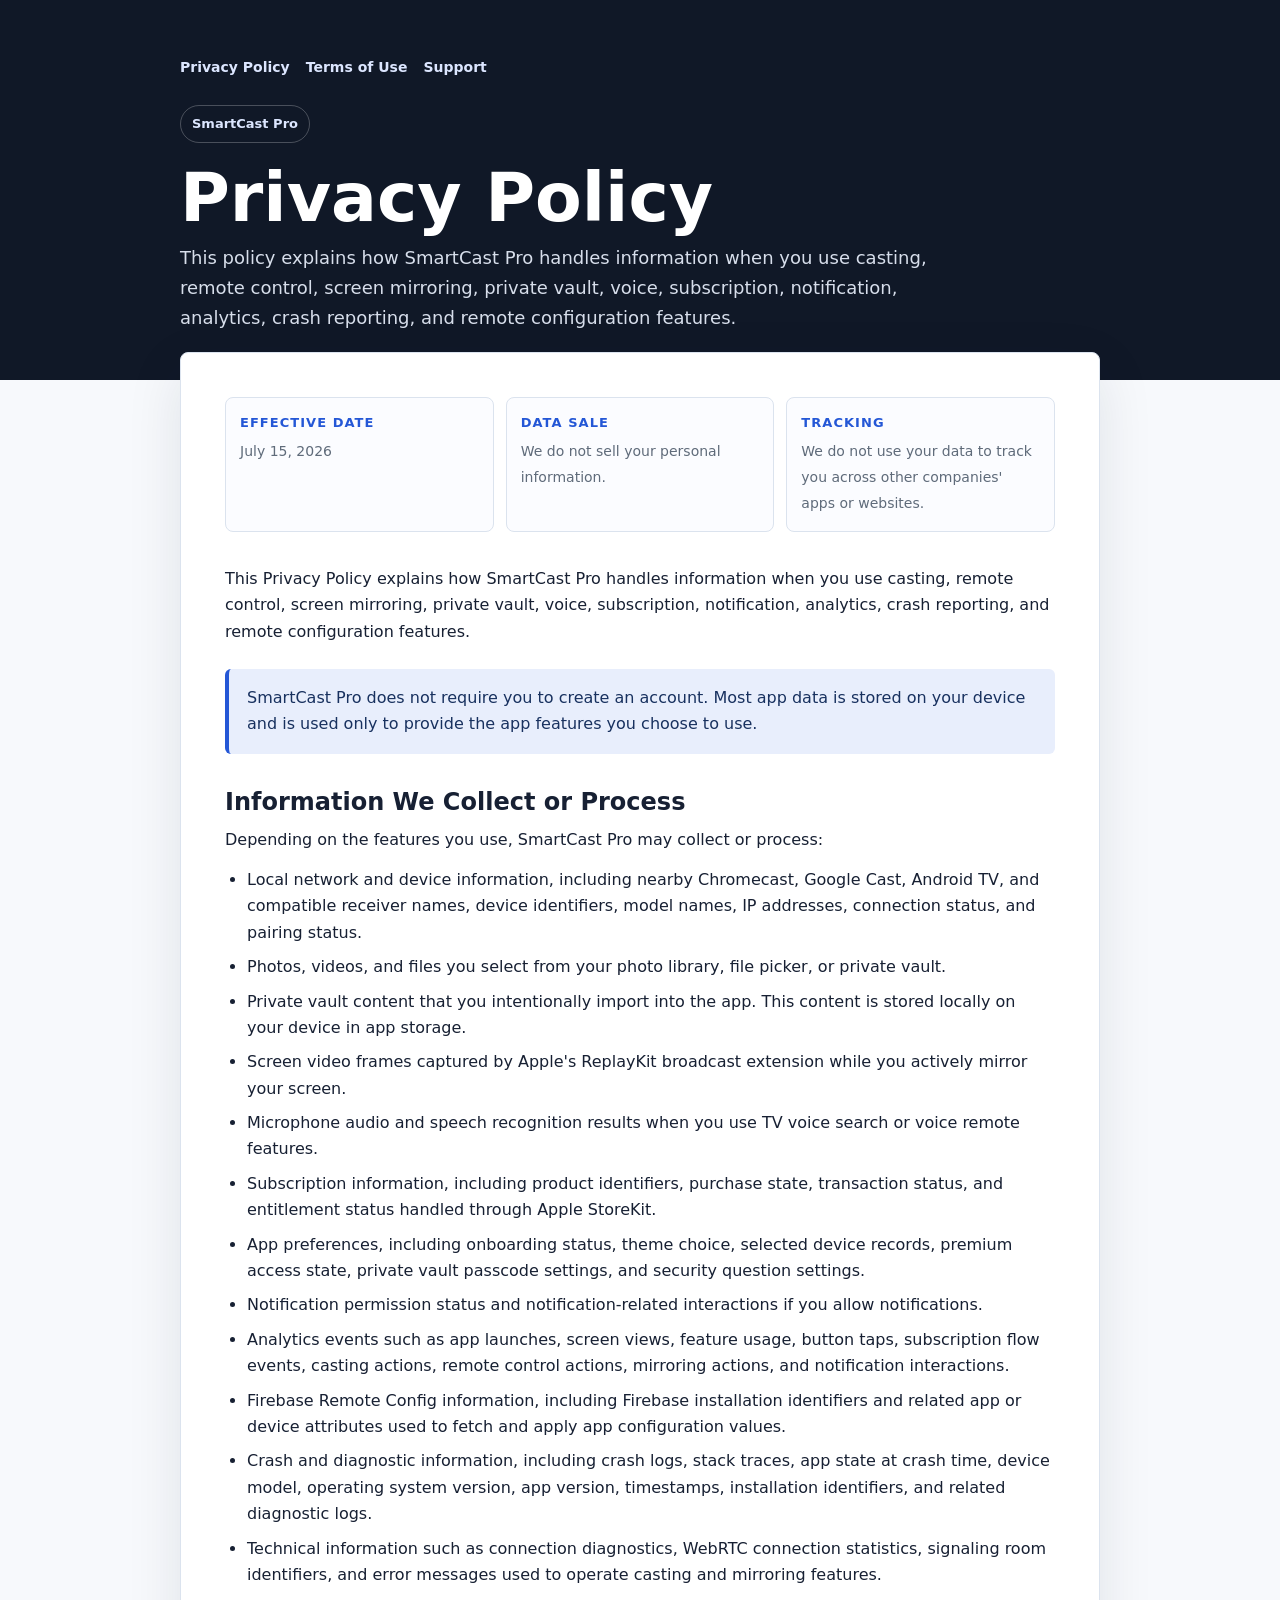
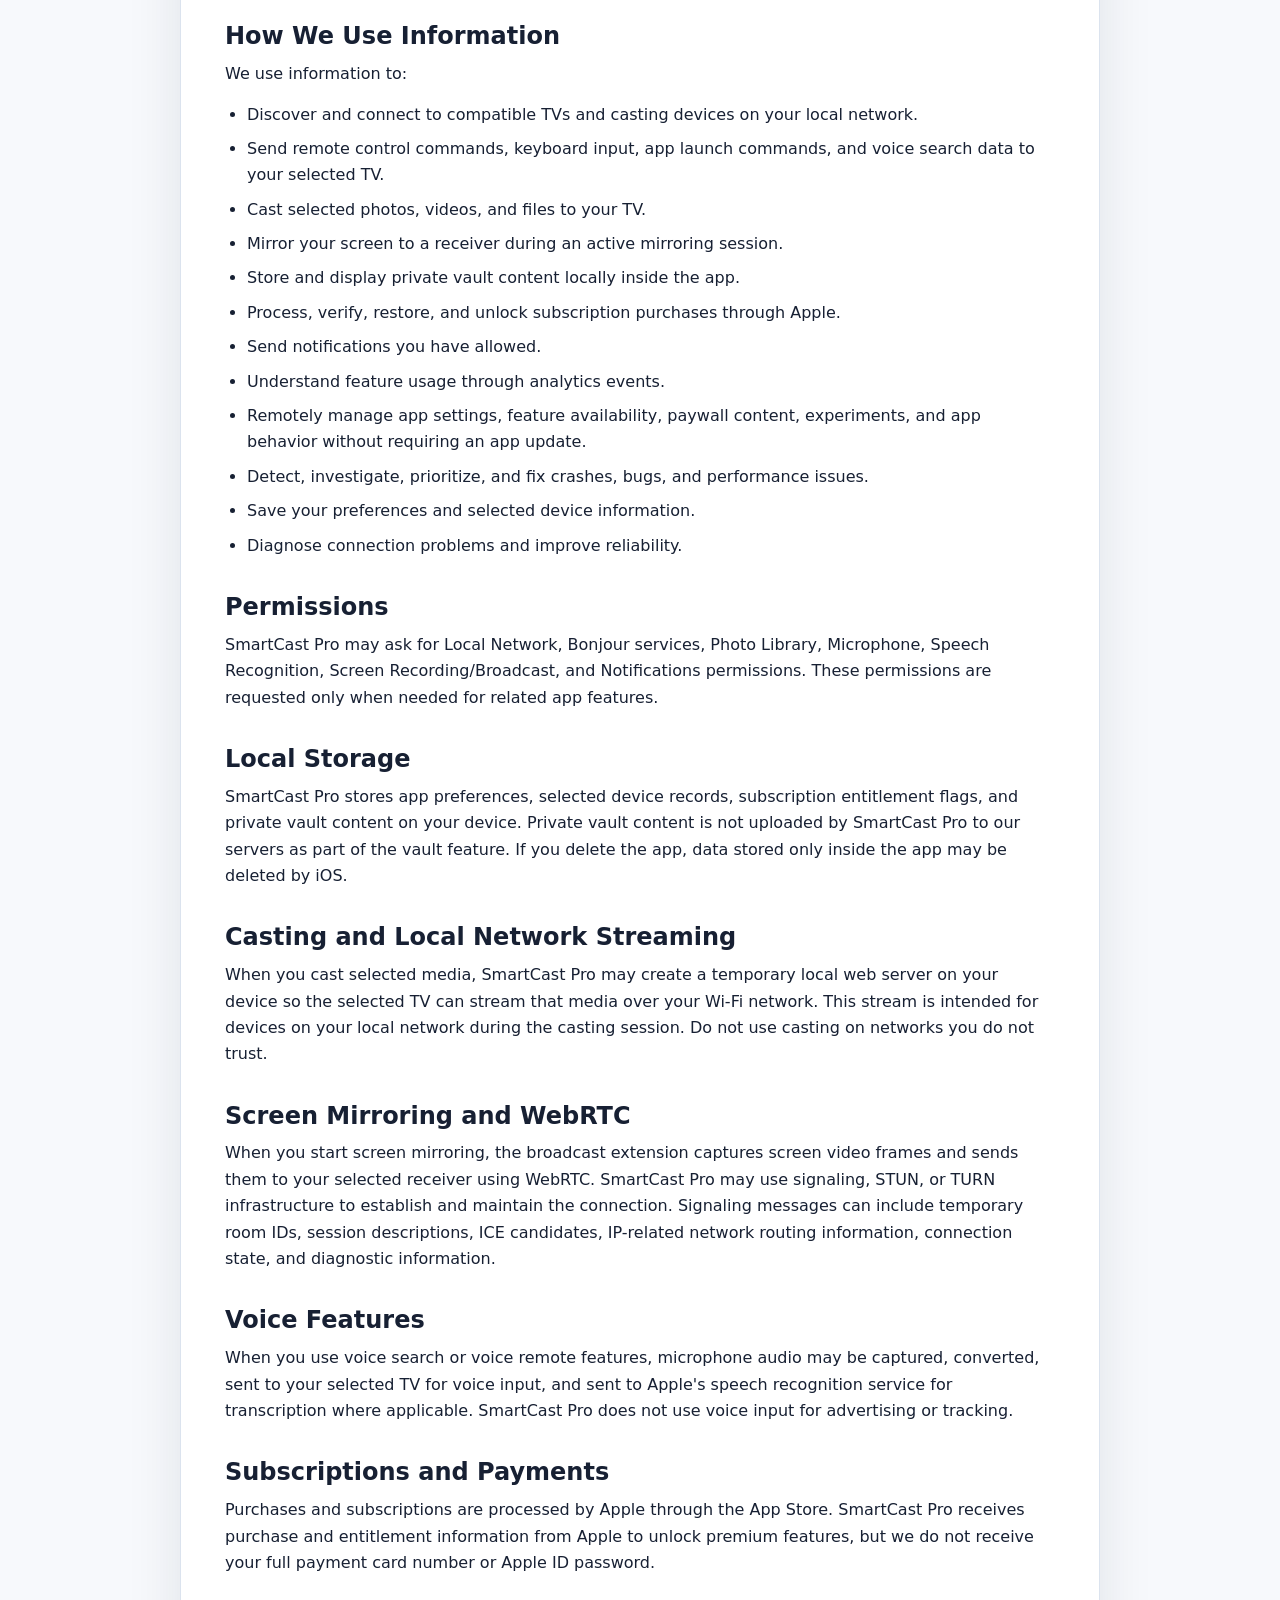
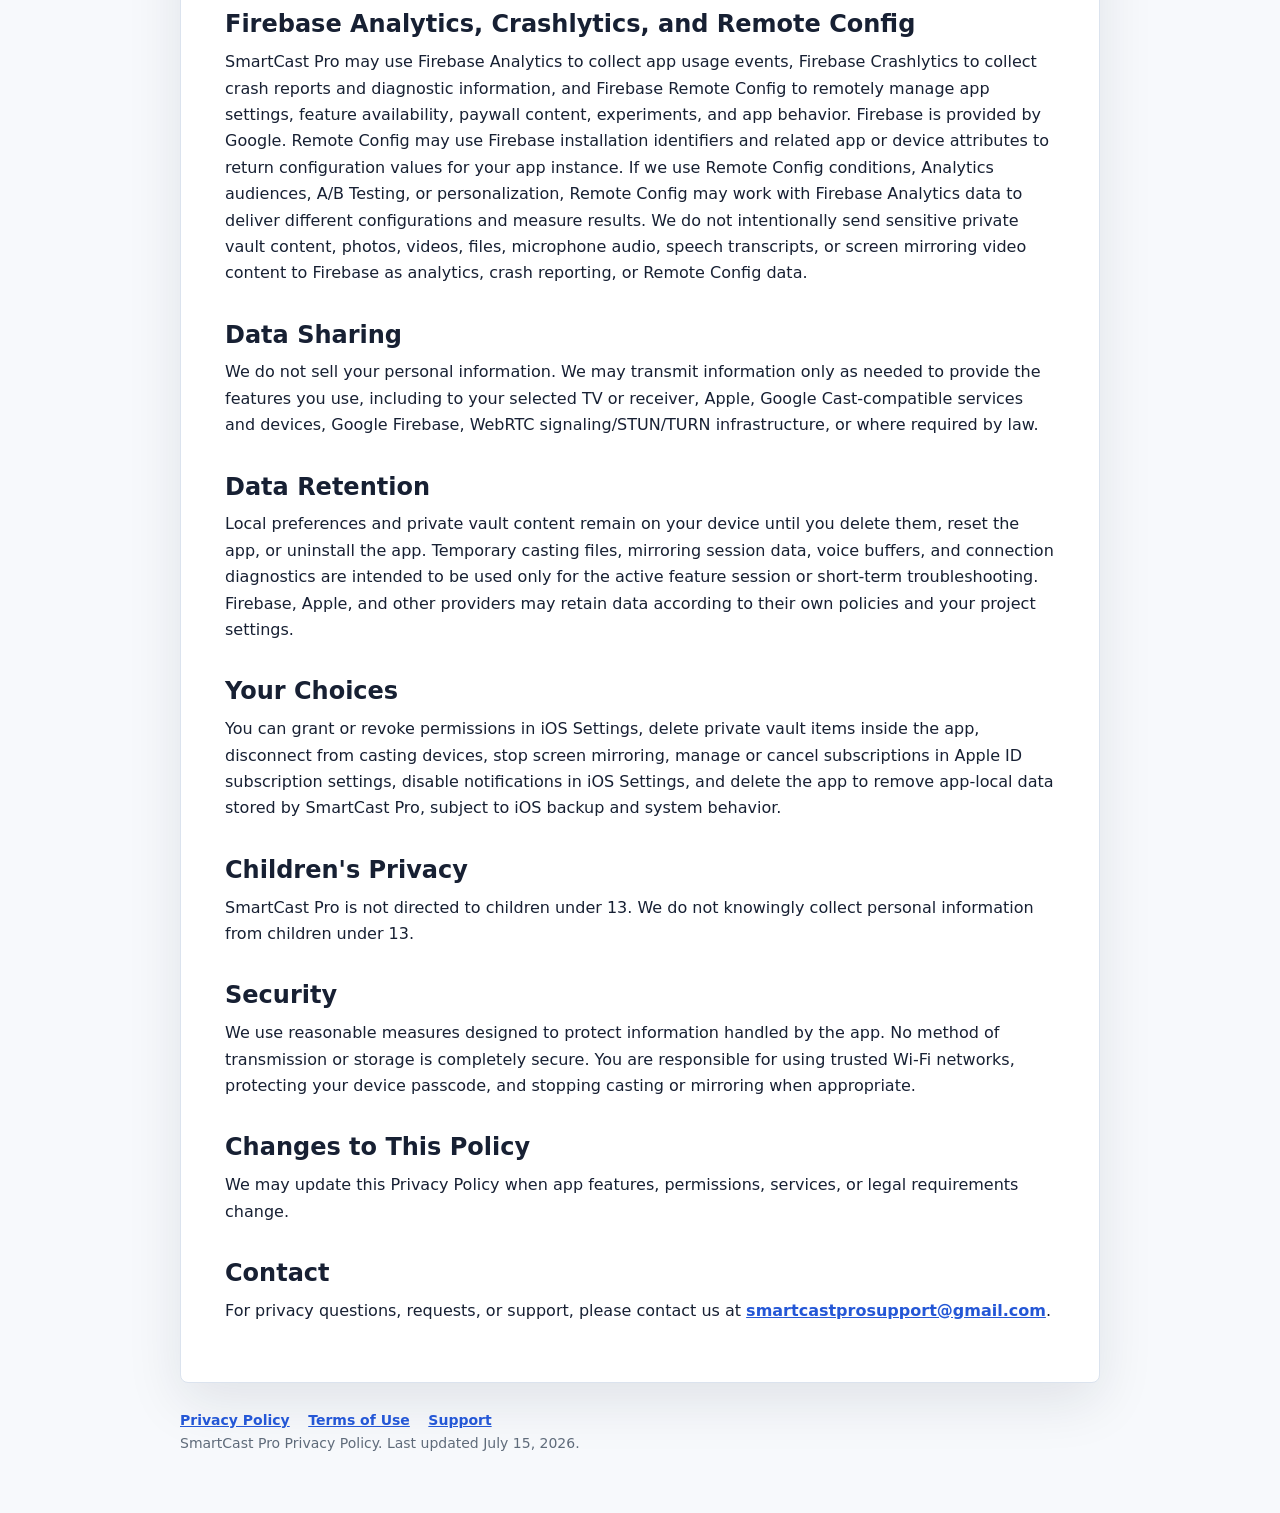
<file: docs/index.html>
<!doctype html>
<html lang="en">
<head>
  <meta charset="utf-8">
  <meta name="viewport" content="width=device-width, initial-scale=1">
  <title>SmartCast Pro Privacy Policy</title>
  <meta name="description" content="Privacy Policy for SmartCast Pro.">
  <style>
    :root {
      color-scheme: light;
      --bg: #f7f9fc;
      --surface: #ffffff;
      --text: #172033;
      --muted: #5f6b7a;
      --line: #dbe3ee;
      --accent: #2457d6;
      --accent-soft: #e8eefc;
      --shadow: 0 18px 55px rgba(23, 32, 51, 0.10);
    }

    * {
      box-sizing: border-box;
    }

    body {
      margin: 0;
      font-family: Inter, ui-sans-serif, system-ui, -apple-system, BlinkMacSystemFont, "Segoe UI", sans-serif;
      background: var(--bg);
      color: var(--text);
      line-height: 1.65;
    }

    header {
      background: #101827;
      color: white;
      padding: 56px 22px 48px;
    }

    .header-inner,
    main,
    footer {
      width: min(920px, calc(100% - 40px));
      margin: 0 auto;
    }

    nav {
      display: flex;
      gap: 16px;
      flex-wrap: wrap;
      margin-bottom: 26px;
    }

    nav a {
      color: #dce6ff;
      text-decoration: none;
      font-size: 14px;
      font-weight: 650;
    }

    .badge {
      display: inline-flex;
      align-items: center;
      gap: 8px;
      padding: 7px 11px;
      border: 1px solid rgba(255, 255, 255, 0.24);
      border-radius: 999px;
      color: #dce6ff;
      font-size: 13px;
      font-weight: 650;
    }

    h1 {
      margin: 22px 0 12px;
      max-width: 760px;
      font-size: clamp(36px, 7vw, 68px);
      line-height: 0.98;
      letter-spacing: 0;
    }

    .lede {
      max-width: 760px;
      margin: 0;
      color: #d7deeb;
      font-size: 18px;
    }

    main {
      margin-top: -28px;
    }

    .policy {
      background: var(--surface);
      border: 1px solid var(--line);
      border-radius: 8px;
      box-shadow: var(--shadow);
      padding: clamp(22px, 4vw, 44px);
    }

    .summary {
      display: grid;
      grid-template-columns: repeat(3, 1fr);
      gap: 12px;
      margin: 0 0 34px;
    }

    .summary div {
      border: 1px solid var(--line);
      border-radius: 8px;
      padding: 14px;
      background: #fbfcff;
    }

    .summary strong {
      display: block;
      color: var(--accent);
      font-size: 13px;
      margin-bottom: 4px;
      text-transform: uppercase;
      letter-spacing: 0.08em;
    }

    .summary span {
      color: var(--muted);
      font-size: 14px;
      line-height: 1.45;
    }

    h2 {
      margin: 34px 0 10px;
      font-size: 24px;
      line-height: 1.2;
      letter-spacing: 0;
    }

    p {
      margin: 0 0 14px;
    }

    ul {
      margin: 0 0 18px;
      padding-left: 22px;
    }

    li {
      margin: 8px 0;
    }

    a {
      color: var(--accent);
      font-weight: 650;
    }

    .callout {
      margin: 24px 0;
      padding: 16px 18px;
      border-left: 4px solid var(--accent);
      background: var(--accent-soft);
      border-radius: 6px;
      color: #18315f;
    }

    footer {
      padding: 26px 0 44px;
      color: var(--muted);
      font-size: 14px;
    }

    footer a {
      margin-right: 14px;
    }

    @media (max-width: 720px) {
      header {
        padding-top: 42px;
      }

      .summary {
        grid-template-columns: 1fr;
      }
    }
  </style>
</head>
<body>
  <header>
    <div class="header-inner">
      <nav aria-label="Legal pages">
        <a href="./">Privacy Policy</a>
        <a href="./terms-of-use.html">Terms of Use</a>
        <a href="./support.html">Support</a>
      </nav>
      <div class="badge">SmartCast Pro</div>
      <h1>Privacy Policy</h1>
      <p class="lede">This policy explains how SmartCast Pro handles information when you use casting, remote control, screen mirroring, private vault, voice, subscription, notification, analytics, crash reporting, and remote configuration features.</p>
    </div>
  </header>

  <main>
    <article class="policy">
      <section class="summary" aria-label="Policy summary">
        <div>
          <strong>Effective date</strong>
          <span>July 15, 2026</span>
        </div>
        <div>
          <strong>Data sale</strong>
          <span>We do not sell your personal information.</span>
        </div>
        <div>
          <strong>Tracking</strong>
          <span>We do not use your data to track you across other companies' apps or websites.</span>
        </div>
      </section>

      <p>This Privacy Policy explains how SmartCast Pro handles information when you use casting, remote control, screen mirroring, private vault, voice, subscription, notification, analytics, crash reporting, and remote configuration features.</p>

      <div class="callout">
        SmartCast Pro does not require you to create an account. Most app data is stored on your device and is used only to provide the app features you choose to use.
      </div>

      <h2>Information We Collect or Process</h2>
      <p>Depending on the features you use, SmartCast Pro may collect or process:</p>
      <ul>
        <li>Local network and device information, including nearby Chromecast, Google Cast, Android TV, and compatible receiver names, device identifiers, model names, IP addresses, connection status, and pairing status.</li>
        <li>Photos, videos, and files you select from your photo library, file picker, or private vault.</li>
        <li>Private vault content that you intentionally import into the app. This content is stored locally on your device in app storage.</li>
        <li>Screen video frames captured by Apple's ReplayKit broadcast extension while you actively mirror your screen.</li>
        <li>Microphone audio and speech recognition results when you use TV voice search or voice remote features.</li>
        <li>Subscription information, including product identifiers, purchase state, transaction status, and entitlement status handled through Apple StoreKit.</li>
        <li>App preferences, including onboarding status, theme choice, selected device records, premium access state, private vault passcode settings, and security question settings.</li>
        <li>Notification permission status and notification-related interactions if you allow notifications.</li>
        <li>Analytics events such as app launches, screen views, feature usage, button taps, subscription flow events, casting actions, remote control actions, mirroring actions, and notification interactions.</li>
        <li>Firebase Remote Config information, including Firebase installation identifiers and related app or device attributes used to fetch and apply app configuration values.</li>
        <li>Crash and diagnostic information, including crash logs, stack traces, app state at crash time, device model, operating system version, app version, timestamps, installation identifiers, and related diagnostic logs.</li>
        <li>Technical information such as connection diagnostics, WebRTC connection statistics, signaling room identifiers, and error messages used to operate casting and mirroring features.</li>
      </ul>

      <h2>How We Use Information</h2>
      <p>We use information to:</p>
      <ul>
        <li>Discover and connect to compatible TVs and casting devices on your local network.</li>
        <li>Send remote control commands, keyboard input, app launch commands, and voice search data to your selected TV.</li>
        <li>Cast selected photos, videos, and files to your TV.</li>
        <li>Mirror your screen to a receiver during an active mirroring session.</li>
        <li>Store and display private vault content locally inside the app.</li>
        <li>Process, verify, restore, and unlock subscription purchases through Apple.</li>
        <li>Send notifications you have allowed.</li>
        <li>Understand feature usage through analytics events.</li>
        <li>Remotely manage app settings, feature availability, paywall content, experiments, and app behavior without requiring an app update.</li>
        <li>Detect, investigate, prioritize, and fix crashes, bugs, and performance issues.</li>
        <li>Save your preferences and selected device information.</li>
        <li>Diagnose connection problems and improve reliability.</li>
      </ul>

      <h2>Permissions</h2>
      <p>SmartCast Pro may ask for Local Network, Bonjour services, Photo Library, Microphone, Speech Recognition, Screen Recording/Broadcast, and Notifications permissions. These permissions are requested only when needed for related app features.</p>

      <h2>Local Storage</h2>
      <p>SmartCast Pro stores app preferences, selected device records, subscription entitlement flags, and private vault content on your device. Private vault content is not uploaded by SmartCast Pro to our servers as part of the vault feature. If you delete the app, data stored only inside the app may be deleted by iOS.</p>

      <h2>Casting and Local Network Streaming</h2>
      <p>When you cast selected media, SmartCast Pro may create a temporary local web server on your device so the selected TV can stream that media over your Wi-Fi network. This stream is intended for devices on your local network during the casting session. Do not use casting on networks you do not trust.</p>

      <h2>Screen Mirroring and WebRTC</h2>
      <p>When you start screen mirroring, the broadcast extension captures screen video frames and sends them to your selected receiver using WebRTC. SmartCast Pro may use signaling, STUN, or TURN infrastructure to establish and maintain the connection. Signaling messages can include temporary room IDs, session descriptions, ICE candidates, IP-related network routing information, connection state, and diagnostic information.</p>

      <h2>Voice Features</h2>
      <p>When you use voice search or voice remote features, microphone audio may be captured, converted, sent to your selected TV for voice input, and sent to Apple's speech recognition service for transcription where applicable. SmartCast Pro does not use voice input for advertising or tracking.</p>

      <h2>Subscriptions and Payments</h2>
      <p>Purchases and subscriptions are processed by Apple through the App Store. SmartCast Pro receives purchase and entitlement information from Apple to unlock premium features, but we do not receive your full payment card number or Apple ID password.</p>

      <h2>Firebase Analytics, Crashlytics, and Remote Config</h2>
      <p>SmartCast Pro may use Firebase Analytics to collect app usage events, Firebase Crashlytics to collect crash reports and diagnostic information, and Firebase Remote Config to remotely manage app settings, feature availability, paywall content, experiments, and app behavior. Firebase is provided by Google. Remote Config may use Firebase installation identifiers and related app or device attributes to return configuration values for your app instance. If we use Remote Config conditions, Analytics audiences, A/B Testing, or personalization, Remote Config may work with Firebase Analytics data to deliver different configurations and measure results. We do not intentionally send sensitive private vault content, photos, videos, files, microphone audio, speech transcripts, or screen mirroring video content to Firebase as analytics, crash reporting, or Remote Config data.</p>

      <h2>Data Sharing</h2>
      <p>We do not sell your personal information. We may transmit information only as needed to provide the features you use, including to your selected TV or receiver, Apple, Google Cast-compatible services and devices, Google Firebase, WebRTC signaling/STUN/TURN infrastructure, or where required by law.</p>

      <h2>Data Retention</h2>
      <p>Local preferences and private vault content remain on your device until you delete them, reset the app, or uninstall the app. Temporary casting files, mirroring session data, voice buffers, and connection diagnostics are intended to be used only for the active feature session or short-term troubleshooting. Firebase, Apple, and other providers may retain data according to their own policies and your project settings.</p>

      <h2>Your Choices</h2>
      <p>You can grant or revoke permissions in iOS Settings, delete private vault items inside the app, disconnect from casting devices, stop screen mirroring, manage or cancel subscriptions in Apple ID subscription settings, disable notifications in iOS Settings, and delete the app to remove app-local data stored by SmartCast Pro, subject to iOS backup and system behavior.</p>

      <h2>Children's Privacy</h2>
      <p>SmartCast Pro is not directed to children under 13. We do not knowingly collect personal information from children under 13.</p>

      <h2>Security</h2>
      <p>We use reasonable measures designed to protect information handled by the app. No method of transmission or storage is completely secure. You are responsible for using trusted Wi-Fi networks, protecting your device passcode, and stopping casting or mirroring when appropriate.</p>

      <h2>Changes to This Policy</h2>
      <p>We may update this Privacy Policy when app features, permissions, services, or legal requirements change.</p>

      <h2 id="contact">Contact</h2>
      <p>For privacy questions, requests, or support, please contact us at <a href="mailto:smartcastprosupport@gmail.com">smartcastprosupport@gmail.com</a>.</p>
    </article>
  </main>

  <footer>
    <a href="./">Privacy Policy</a>
    <a href="./terms-of-use.html">Terms of Use</a>
    <a href="./support.html">Support</a>
    <p>SmartCast Pro Privacy Policy. Last updated July 15, 2026.</p>
  </footer>
</body>
</html>
</file>
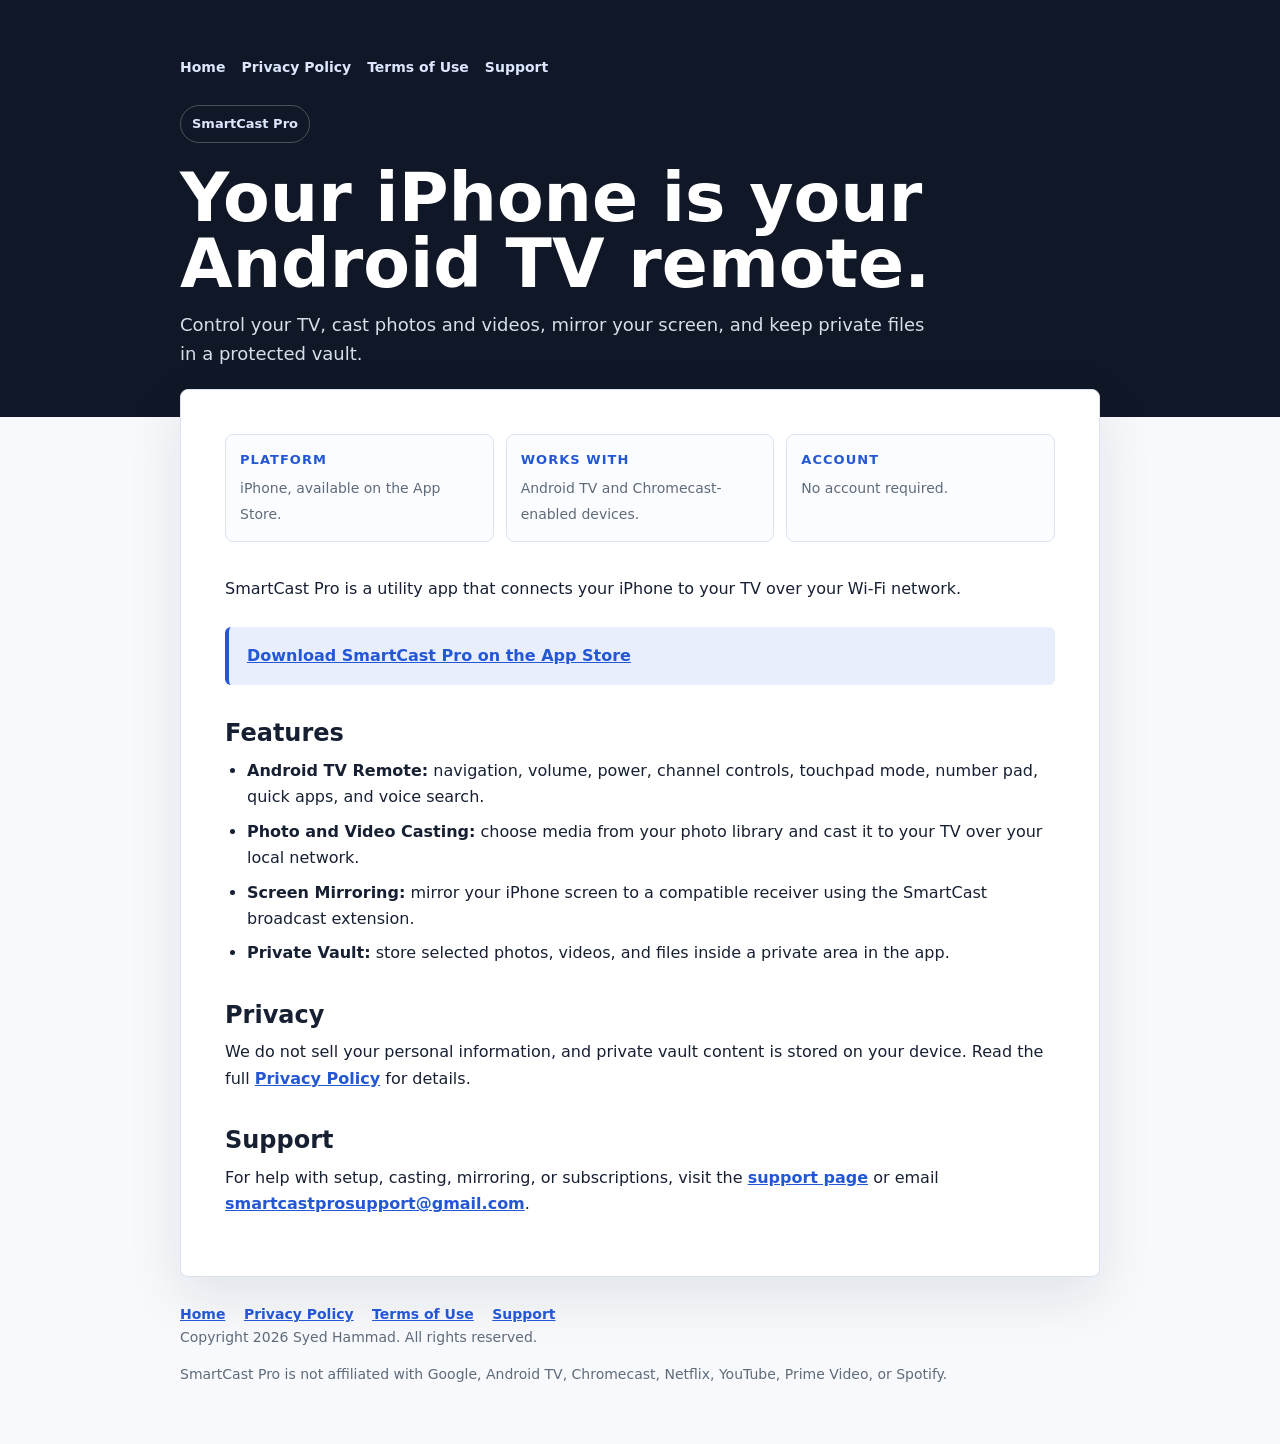
<file: docs/home.html>
<!doctype html>
<html lang="en">
<head>
  <meta charset="utf-8">
  <meta name="viewport" content="width=device-width, initial-scale=1">
  <title>SmartCast Pro: Android TV Remote, Casting and Screen Mirroring for iPhone</title>
  <meta name="description" content="SmartCast Pro is an iPhone app for Android TV remote control, casting photos and videos, screen mirroring, and private vault storage.">
  <style>
    :root {
      color-scheme: light;
      --bg: #f7f9fc;
      --surface: #ffffff;
      --text: #172033;
      --muted: #5f6b7a;
      --line: #dbe3ee;
      --accent: #2457d6;
      --accent-soft: #e8eefc;
      --shadow: 0 18px 55px rgba(23, 32, 51, 0.10);
    }

    * {
      box-sizing: border-box;
    }

    body {
      margin: 0;
      font-family: Inter, ui-sans-serif, system-ui, -apple-system, BlinkMacSystemFont, "Segoe UI", sans-serif;
      background: var(--bg);
      color: var(--text);
      line-height: 1.65;
    }

    header {
      background: #101827;
      color: white;
      padding: 56px 22px 48px;
    }

    .header-inner,
    main,
    footer {
      width: min(920px, calc(100% - 40px));
      margin: 0 auto;
    }

    nav {
      display: flex;
      gap: 16px;
      flex-wrap: wrap;
      margin-bottom: 26px;
    }

    nav a {
      color: #dce6ff;
      text-decoration: none;
      font-size: 14px;
      font-weight: 650;
    }

    .badge {
      display: inline-flex;
      align-items: center;
      padding: 7px 11px;
      border: 1px solid rgba(255, 255, 255, 0.24);
      border-radius: 999px;
      color: #dce6ff;
      font-size: 13px;
      font-weight: 650;
    }

    h1 {
      margin: 22px 0 12px;
      max-width: 760px;
      font-size: clamp(36px, 7vw, 68px);
      line-height: 0.98;
      letter-spacing: 0;
    }

    .lede {
      max-width: 760px;
      margin: 0;
      color: #d7deeb;
      font-size: 18px;
    }

    main {
      margin-top: -28px;
    }

    .page {
      background: var(--surface);
      border: 1px solid var(--line);
      border-radius: 8px;
      box-shadow: var(--shadow);
      padding: clamp(22px, 4vw, 44px);
    }

    .summary {
      display: grid;
      grid-template-columns: repeat(3, 1fr);
      gap: 12px;
      margin: 0 0 34px;
    }

    .summary div {
      border: 1px solid var(--line);
      border-radius: 8px;
      padding: 14px;
      background: #fbfcff;
    }

    .summary strong {
      display: block;
      color: var(--accent);
      font-size: 13px;
      margin-bottom: 4px;
      text-transform: uppercase;
      letter-spacing: 0.08em;
    }

    .summary span {
      color: var(--muted);
      font-size: 14px;
      line-height: 1.45;
    }

    h2 {
      margin: 34px 0 10px;
      font-size: 24px;
      line-height: 1.2;
      letter-spacing: 0;
    }

    p {
      margin: 0 0 14px;
    }

    ul {
      margin: 0 0 18px;
      padding-left: 22px;
    }

    li {
      margin: 8px 0;
    }

    a {
      color: var(--accent);
      font-weight: 650;
    }

    .callout {
      margin: 24px 0;
      padding: 16px 18px;
      border-left: 4px solid var(--accent);
      background: var(--accent-soft);
      border-radius: 6px;
      color: #18315f;
    }

    footer {
      padding: 26px 0 44px;
      color: var(--muted);
      font-size: 14px;
    }

    footer a {
      margin-right: 14px;
    }

    @media (max-width: 720px) {
      header {
        padding-top: 42px;
      }

      .summary {
        grid-template-columns: 1fr;
      }
    }
  </style>
</head>
<body>
  <header>
    <div class="header-inner">
      <nav aria-label="Site pages">
        <a href="./home.html">Home</a>
        <a href="./">Privacy Policy</a>
        <a href="./terms-of-use.html">Terms of Use</a>
        <a href="./support.html">Support</a>
      </nav>
      <div class="badge">SmartCast Pro</div>
      <h1>Your iPhone is your Android TV remote.</h1>
      <p class="lede">Control your TV, cast photos and videos, mirror your screen, and keep private files in a protected vault.</p>
    </div>
  </header>

  <main>
    <article class="page">
      <section class="summary" aria-label="App summary">
        <div>
          <strong>Platform</strong>
          <span>iPhone, available on the App Store.</span>
        </div>
        <div>
          <strong>Works with</strong>
          <span>Android TV and Chromecast-enabled devices.</span>
        </div>
        <div>
          <strong>Account</strong>
          <span>No account required.</span>
        </div>
      </section>

      <p>SmartCast Pro is a utility app that connects your iPhone to your TV over your Wi-Fi network.</p>

      <div class="callout">
        <a href="https://apps.apple.com/pk/app/smartcast-pro/id6762965952">Download SmartCast Pro on the App Store</a>
      </div>

      <h2>Features</h2>
      <ul>
        <li><strong>Android TV Remote:</strong> navigation, volume, power, channel controls, touchpad mode, number pad, quick apps, and voice search.</li>
        <li><strong>Photo and Video Casting:</strong> choose media from your photo library and cast it to your TV over your local network.</li>
        <li><strong>Screen Mirroring:</strong> mirror your iPhone screen to a compatible receiver using the SmartCast broadcast extension.</li>
        <li><strong>Private Vault:</strong> store selected photos, videos, and files inside a private area in the app.</li>
      </ul>

      <h2>Privacy</h2>
      <p>We do not sell your personal information, and private vault content is stored on your device. Read the full <a href="./">Privacy Policy</a> for details.</p>

      <h2>Support</h2>
      <p>For help with setup, casting, mirroring, or subscriptions, visit the <a href="./support.html">support page</a> or email <a href="mailto:smartcastprosupport@gmail.com?subject=SmartCast%20Pro%20Support">smartcastprosupport@gmail.com</a>.</p>
    </article>
  </main>

  <footer>
    <a href="./home.html">Home</a>
    <a href="./">Privacy Policy</a>
    <a href="./terms-of-use.html">Terms of Use</a>
    <a href="./support.html">Support</a>
    <p>Copyright 2026 Syed Hammad. All rights reserved.</p>
    <p>SmartCast Pro is not affiliated with Google, Android TV, Chromecast, Netflix, YouTube, Prime Video, or Spotify.</p>
  </footer>
</body>
</html>
</file>
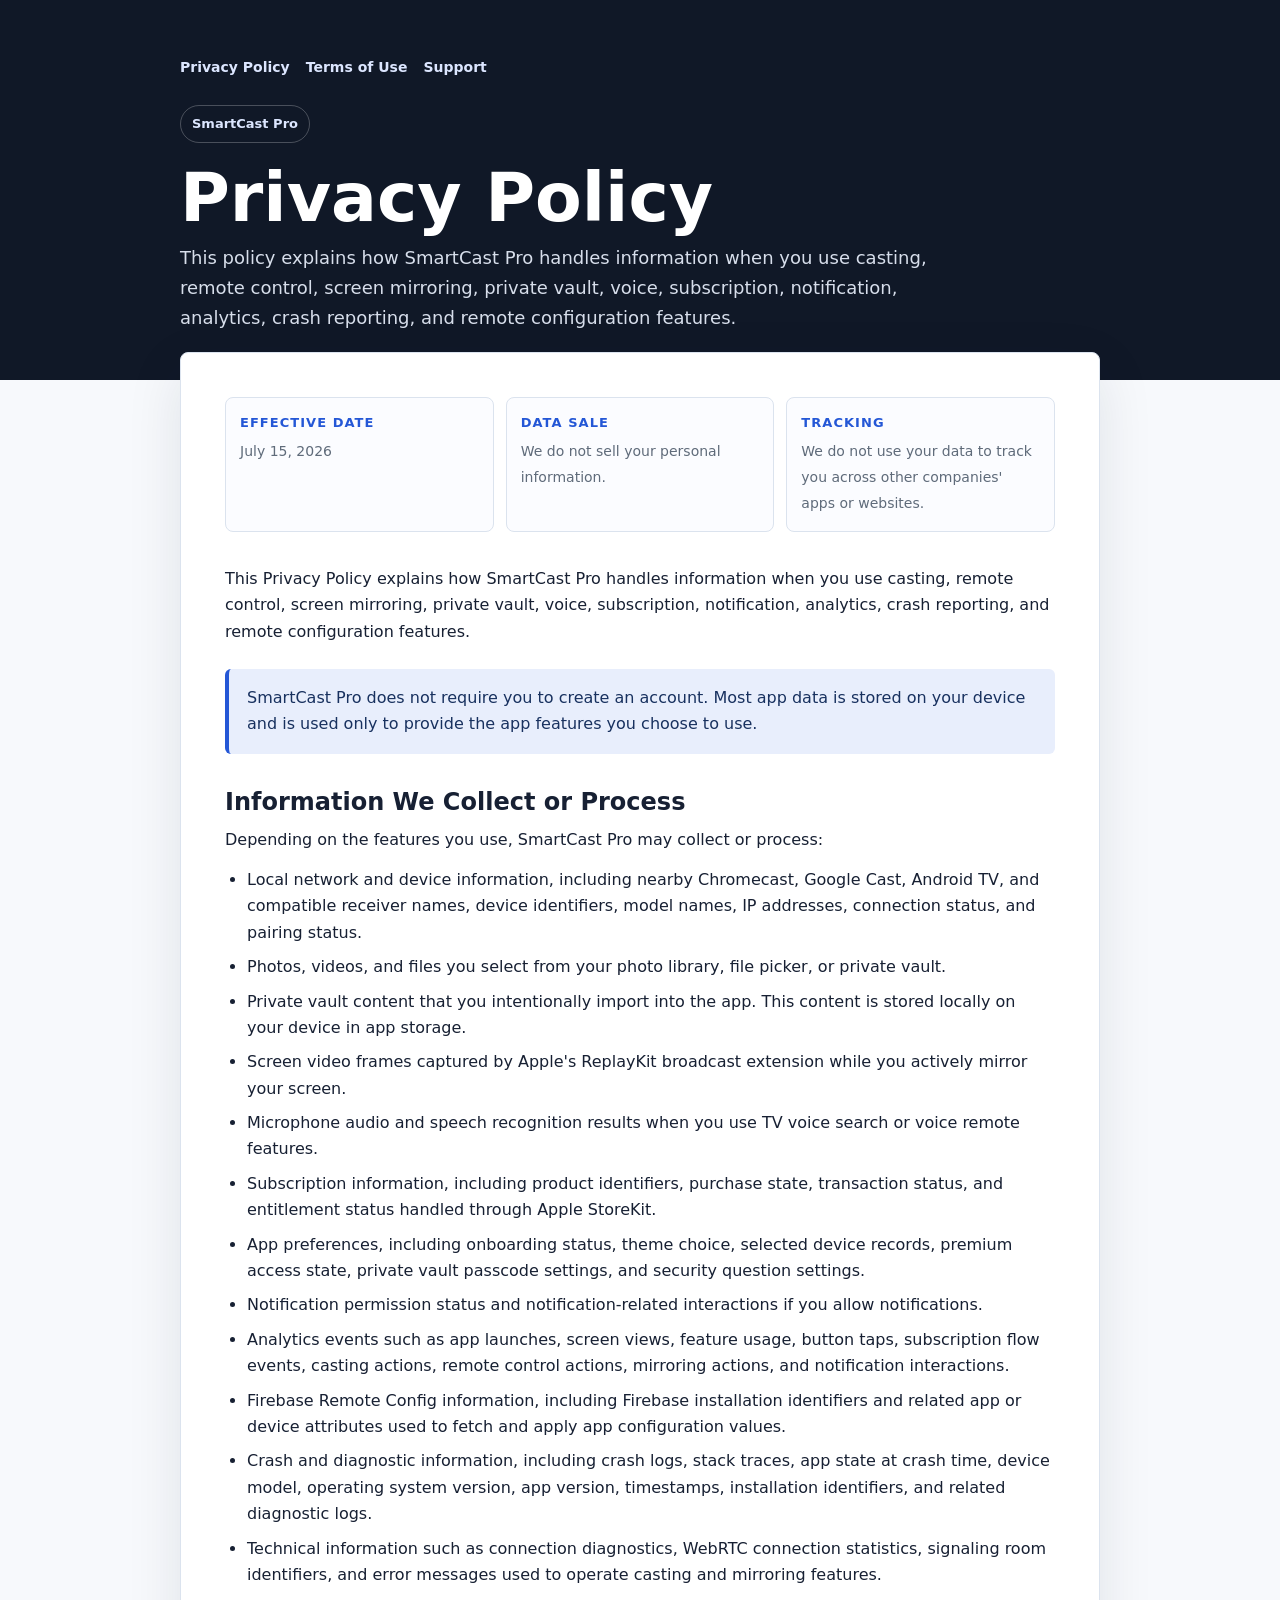
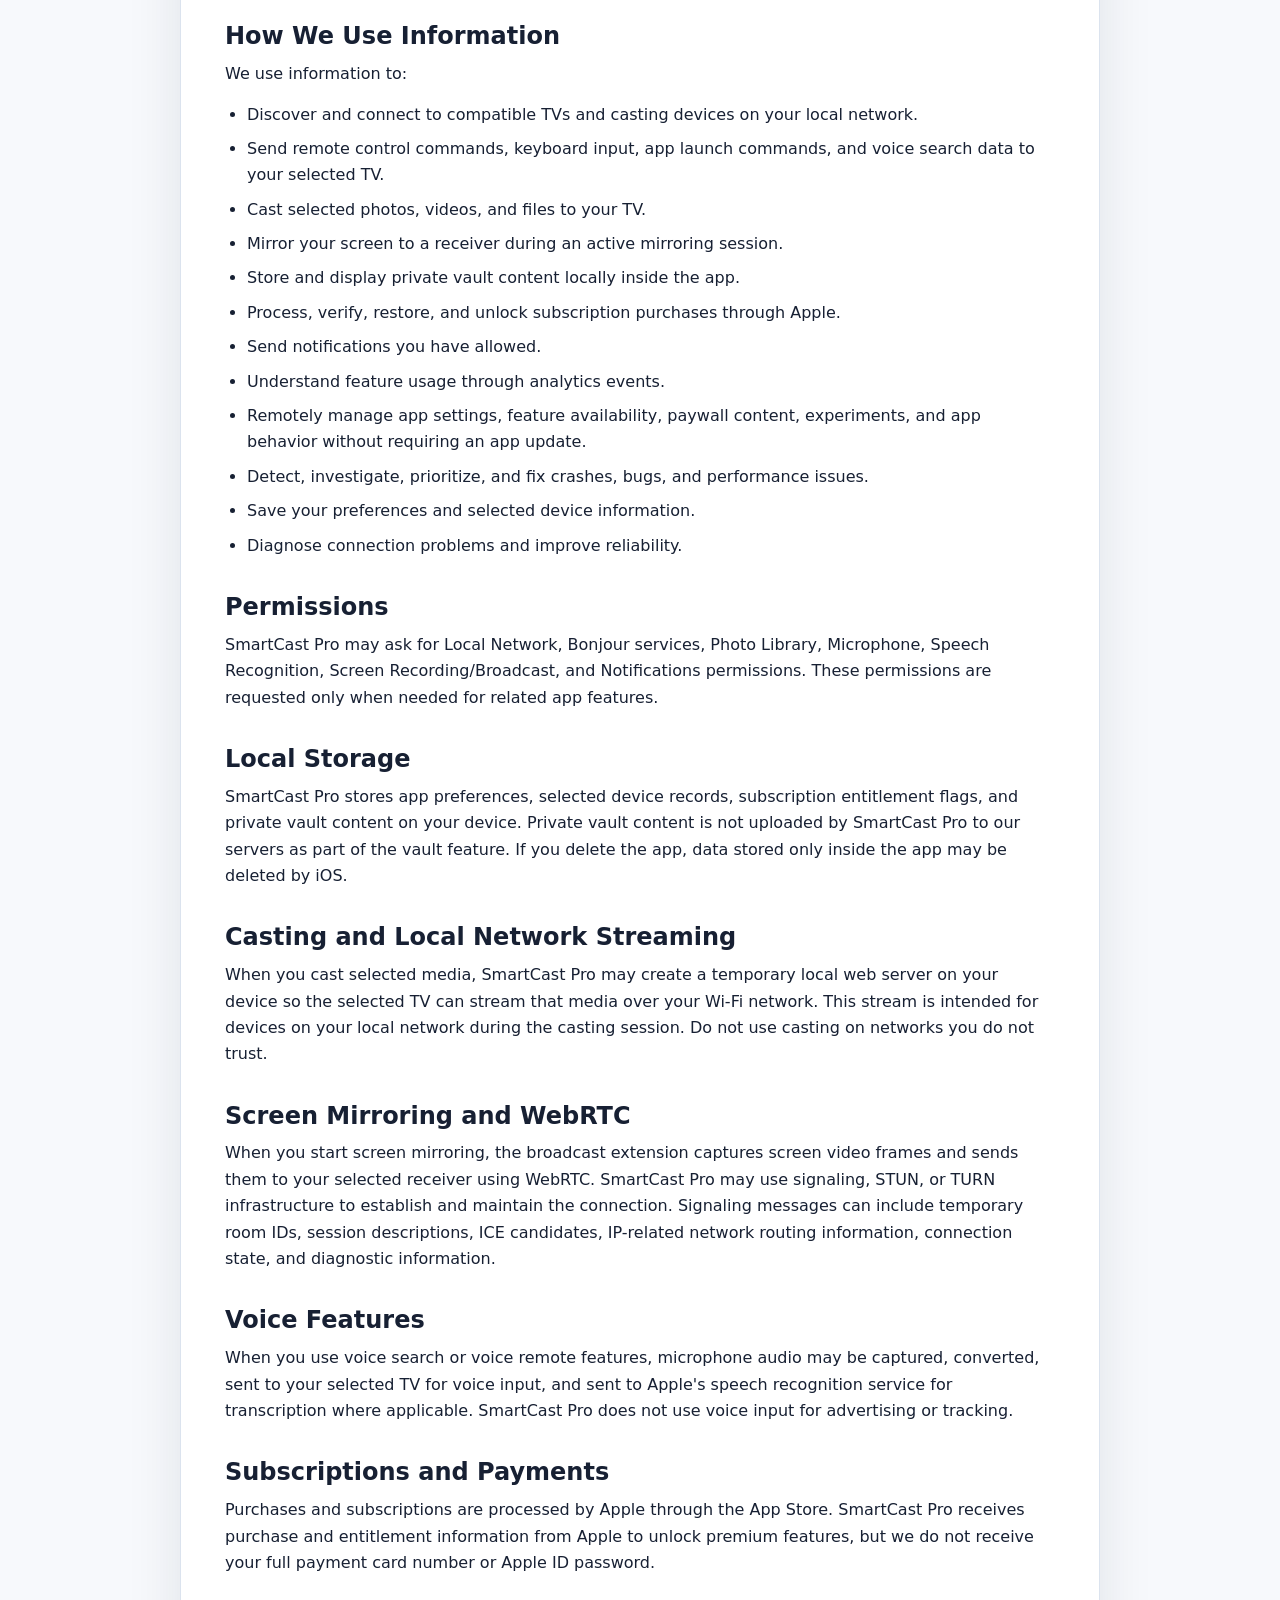
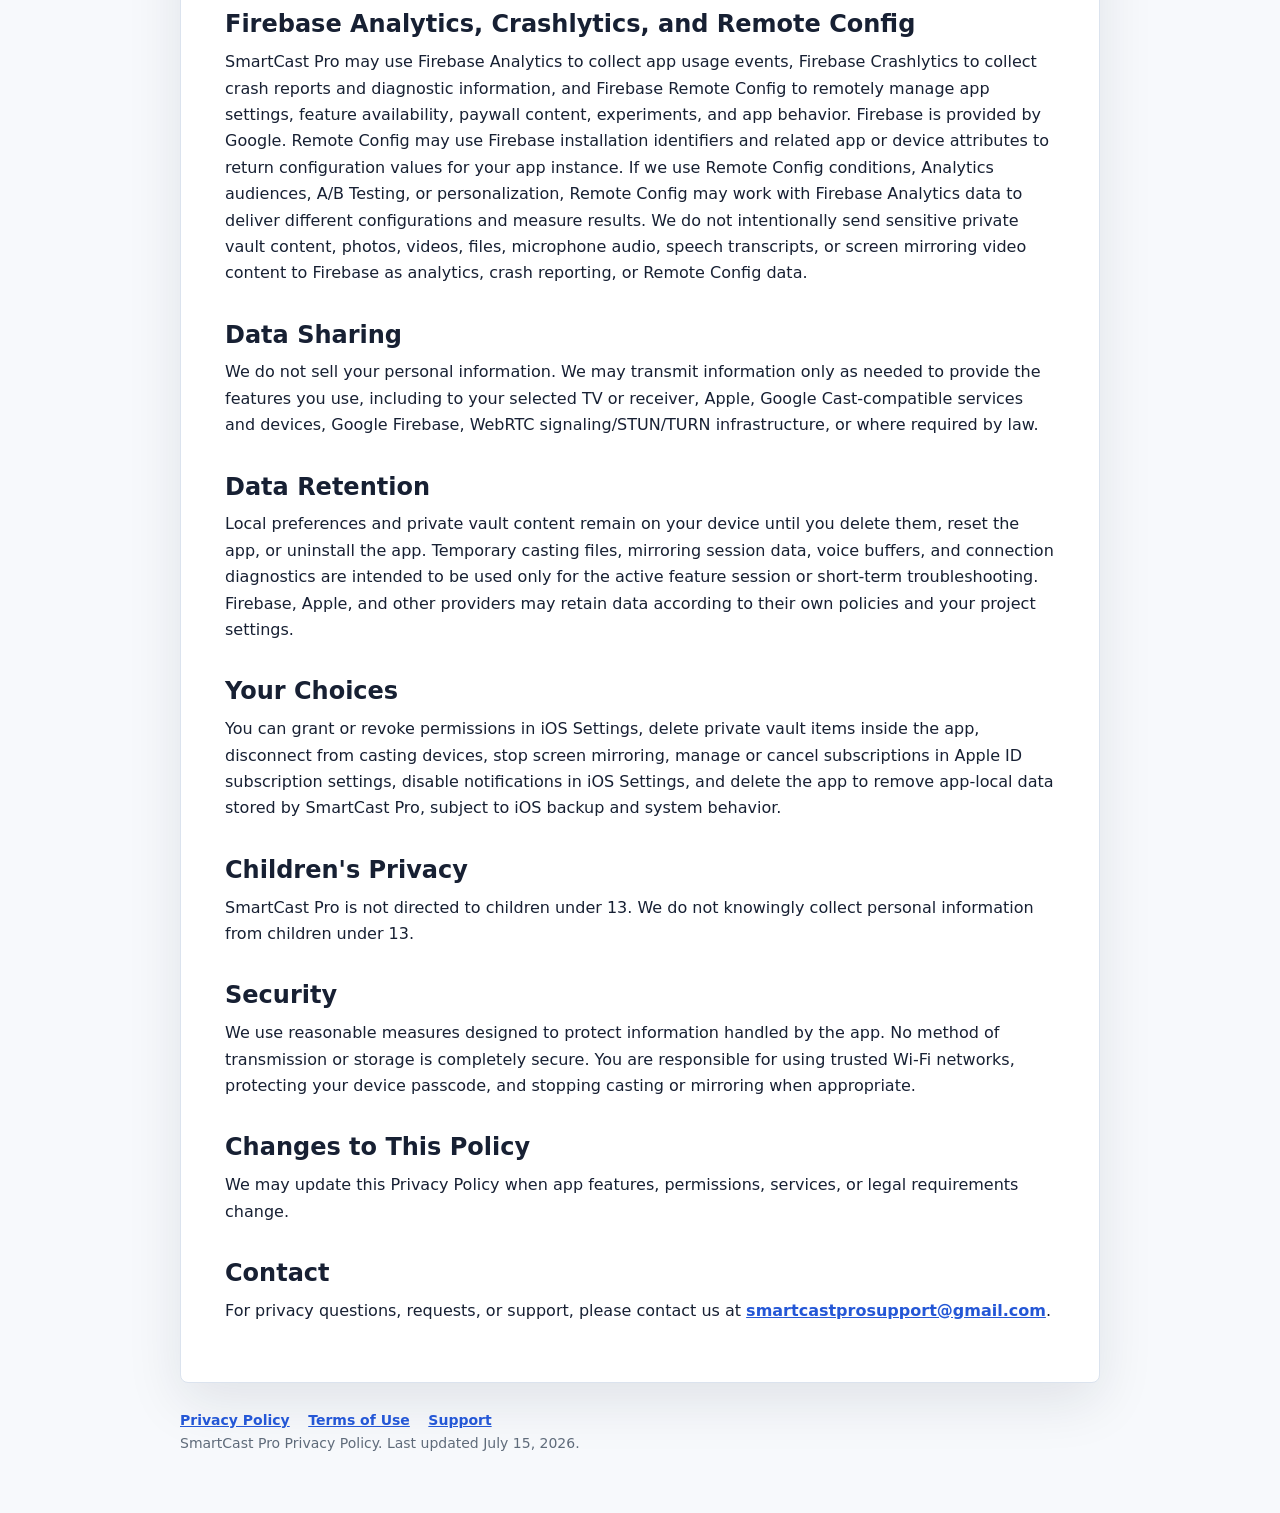
<file: docs/privacy-policy.html>
<!doctype html>
<html lang="en">
<head>
  <meta charset="utf-8">
  <meta http-equiv="refresh" content="0; url=./">
  <meta name="viewport" content="width=device-width, initial-scale=1">
  <title>SmartCast Pro Privacy Policy</title>
  <link rel="canonical" href="./">
  <style>
    body {
      margin: 0;
      min-height: 100vh;
      display: grid;
      place-items: center;
      font-family: system-ui, -apple-system, BlinkMacSystemFont, "Segoe UI", sans-serif;
      color: #172033;
      background: #f7f9fc;
    }

    a {
      color: #2457d6;
      font-weight: 650;
    }
  </style>
</head>
<body>
  <p>Redirecting to the <a href="./">SmartCast Pro Privacy Policy</a>.</p>
</body>
</html>
</file>
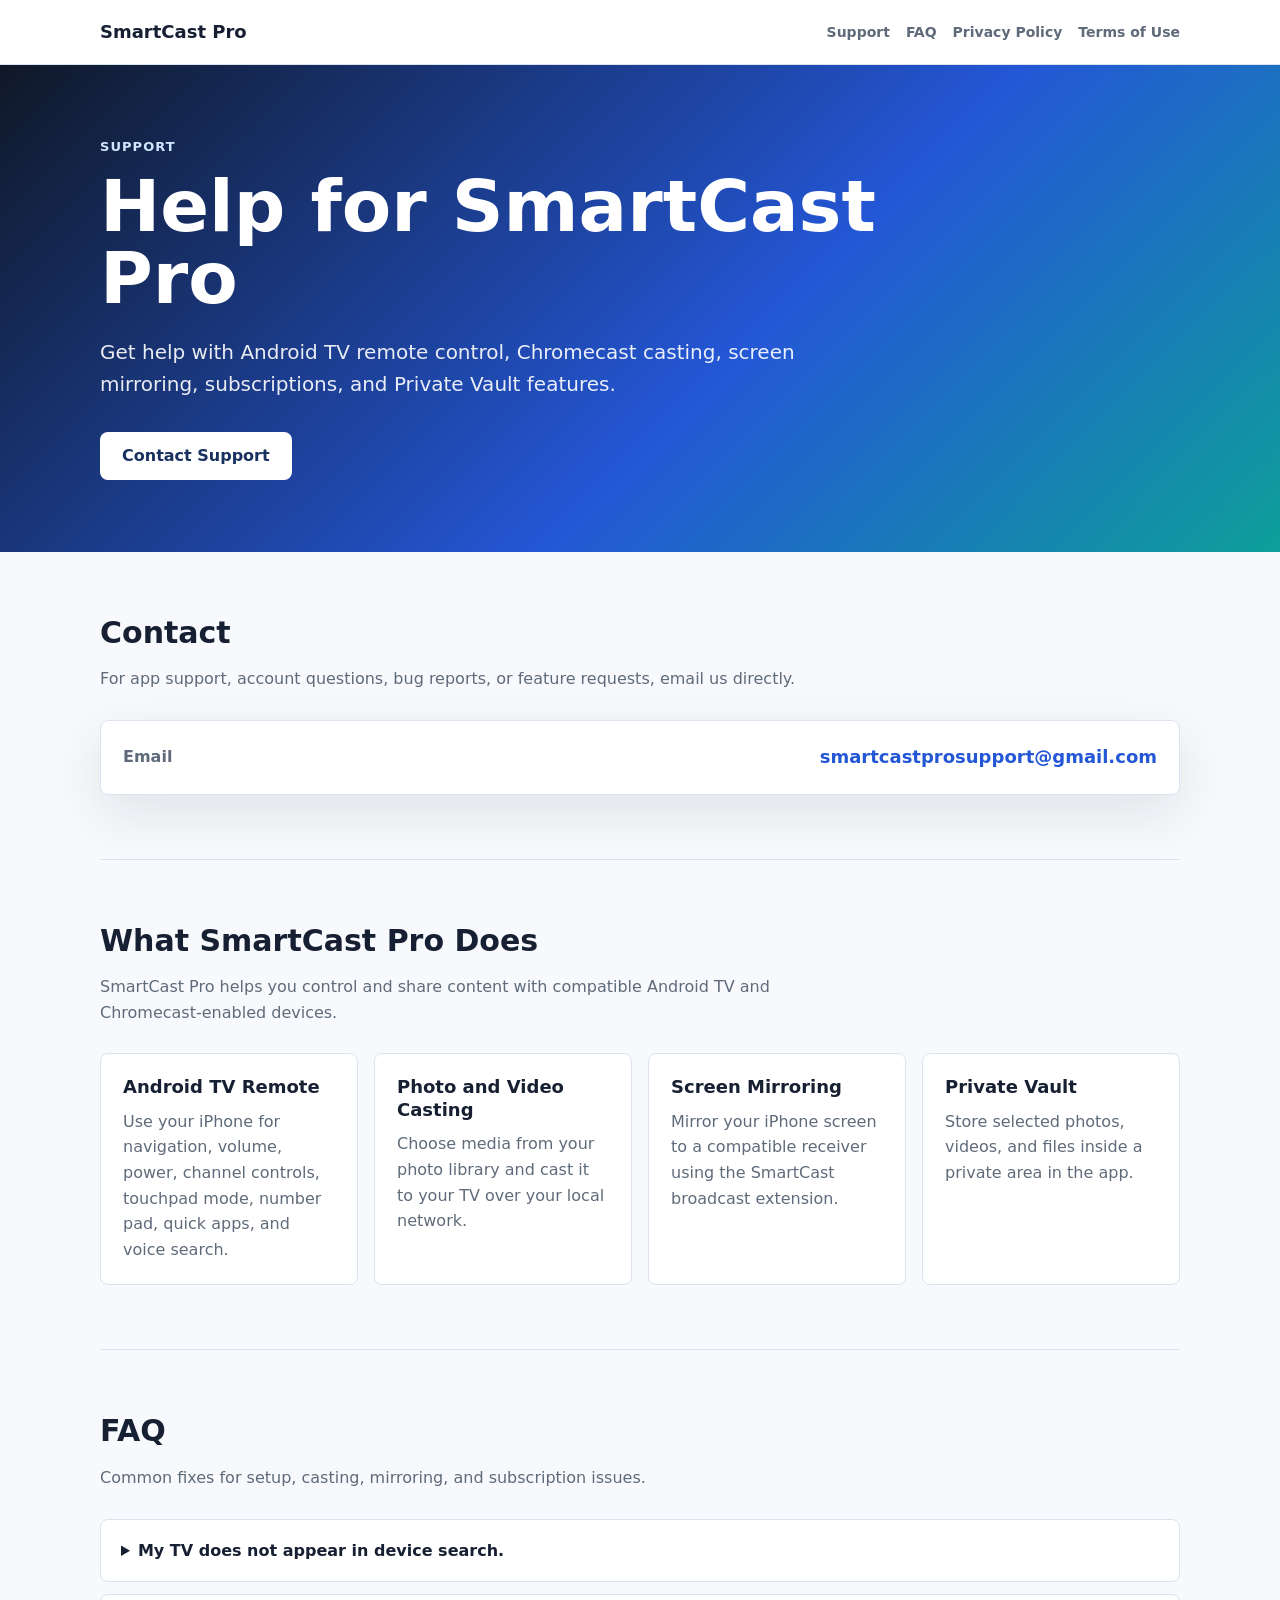
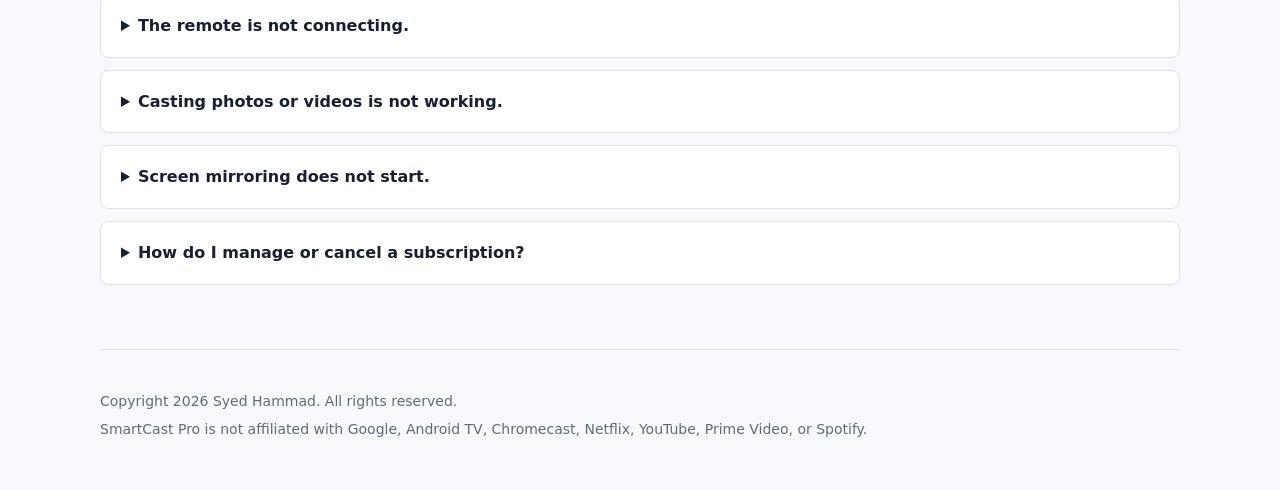
<file: docs/support.html>
<!doctype html>
<html lang="en">
<head>
    <meta charset="utf-8">
    <meta name="viewport" content="width=device-width, initial-scale=1">
    <title>SmartCast Pro Support</title>
    <meta name="description" content="Support page for SmartCast Pro, an iPhone app for Android TV remote control, casting, screen mirroring, and private vault features.">
    <link rel="stylesheet" href="styles.css">
</head>
<body>
    <header class="site-header">
        <nav class="nav">
            <a class="brand" href="index.html">SmartCast Pro</a>
            <div class="nav-links">
                <a href="#support">Support</a>
                <a href="#faq">FAQ</a>
                <a href="./">Privacy Policy</a>
                <a href="terms-of-use.html">Terms of Use</a>
            </div>
        </nav>
    </header>

    <main>
        <section class="hero">
            <div class="hero-content">
                <p class="eyebrow">Support</p>
                <h1>Help for SmartCast Pro</h1>
                <p class="lead">Get help with Android TV remote control, Chromecast casting, screen mirroring, subscriptions, and Private Vault features.</p>
                <a class="button" href="mailto:smartcastprosupport@gmail.com?subject=SmartCast%20Pro%20Support">Contact Support</a>
            </div>
        </section>

        <section id="support" class="section">
            <div class="section-header">
                <h2>Contact</h2>
                <p>For app support, account questions, bug reports, or feature requests, email us directly.</p>
            </div>
            <div class="contact-card">
                <span>Email</span>
                <a href="mailto:smartcastprosupport@gmail.com?subject=SmartCast%20Pro%20Support">smartcastprosupport@gmail.com</a>
            </div>
        </section>

        <section class="section">
            <div class="section-header">
                <h2>What SmartCast Pro Does</h2>
                <p>SmartCast Pro helps you control and share content with compatible Android TV and Chromecast-enabled devices.</p>
            </div>
            <div class="feature-grid">
                <article>
                    <h3>Android TV Remote</h3>
                    <p>Use your iPhone for navigation, volume, power, channel controls, touchpad mode, number pad, quick apps, and voice search.</p>
                </article>
                <article>
                    <h3>Photo and Video Casting</h3>
                    <p>Choose media from your photo library and cast it to your TV over your local network.</p>
                </article>
                <article>
                    <h3>Screen Mirroring</h3>
                    <p>Mirror your iPhone screen to a compatible receiver using the SmartCast broadcast extension.</p>
                </article>
                <article>
                    <h3>Private Vault</h3>
                    <p>Store selected photos, videos, and files inside a private area in the app.</p>
                </article>
            </div>
        </section>

        <section id="faq" class="section">
            <div class="section-header">
                <h2>FAQ</h2>
                <p>Common fixes for setup, casting, mirroring, and subscription issues.</p>
            </div>

            <div class="faq-list">
                <details>
                    <summary>My TV does not appear in device search.</summary>
                    <p>Make sure your iPhone and TV are connected to the same Wi-Fi network. Enable Local Network permission for SmartCast Pro in iOS Settings, then restart the app and try again.</p>
                </details>
                <details>
                    <summary>The remote is not connecting.</summary>
                    <p>Select your device again from the app, confirm that the TV is powered on, and complete the pairing code flow if your Android TV asks for a code.</p>
                </details>
                <details>
                    <summary>Casting photos or videos is not working.</summary>
                    <p>Allow Photos access when iOS asks for permission. Keep your iPhone and TV on the same Wi-Fi network while casting.</p>
                </details>
                <details>
                    <summary>Screen mirroring does not start.</summary>
                    <p>Confirm that the selected TV is connected, then tap the mirroring button and choose the SmartCast broadcast extension from the iOS broadcast picker.</p>
                </details>
                <details>
                    <summary>How do I manage or cancel a subscription?</summary>
                    <p>Subscriptions are managed through your Apple ID. Open iOS Settings, tap your Apple ID, choose Subscriptions, then select SmartCast Pro.</p>
                </details>
            </div>
        </section>

    </main>

    <footer class="footer">
        <p>Copyright 2026 Syed Hammad. All rights reserved.</p>
        <p>SmartCast Pro is not affiliated with Google, Android TV, Chromecast, Netflix, YouTube, Prime Video, or Spotify.</p>
    </footer>
</body>
</html>
</file>
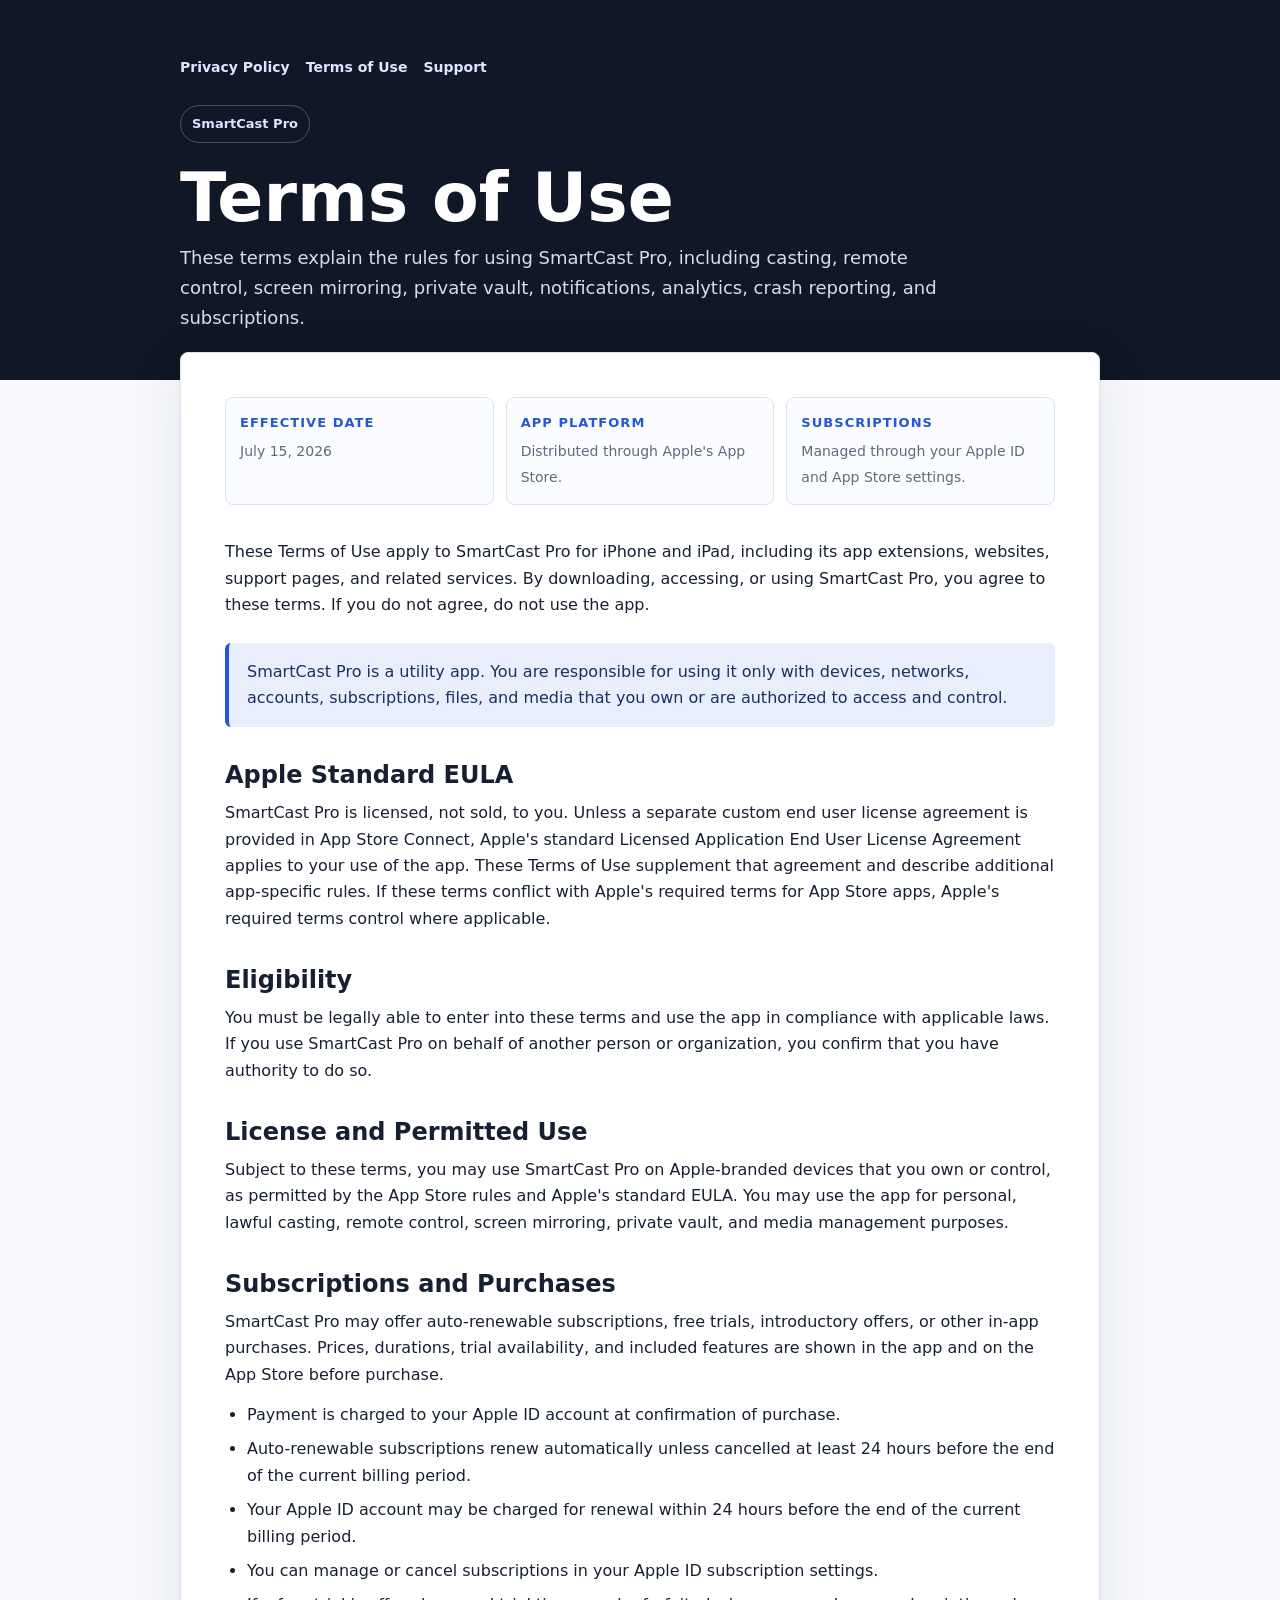
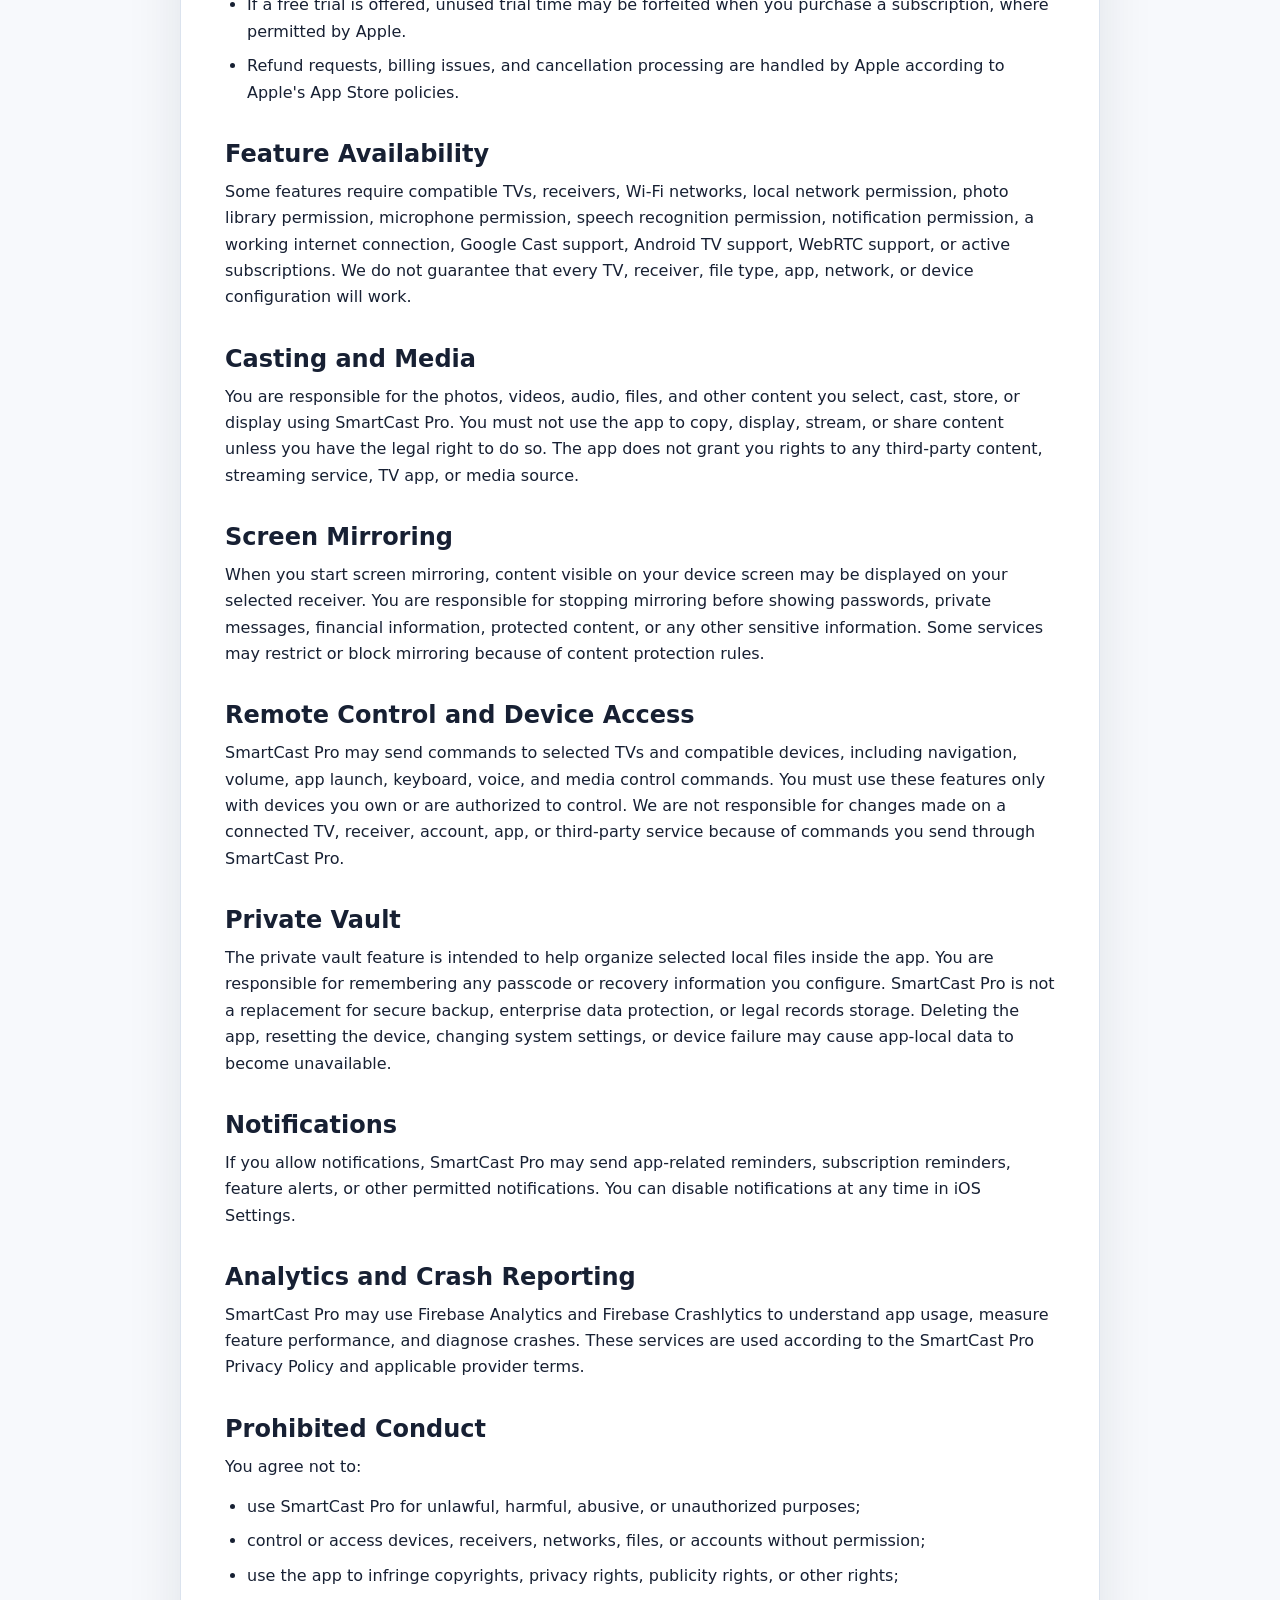
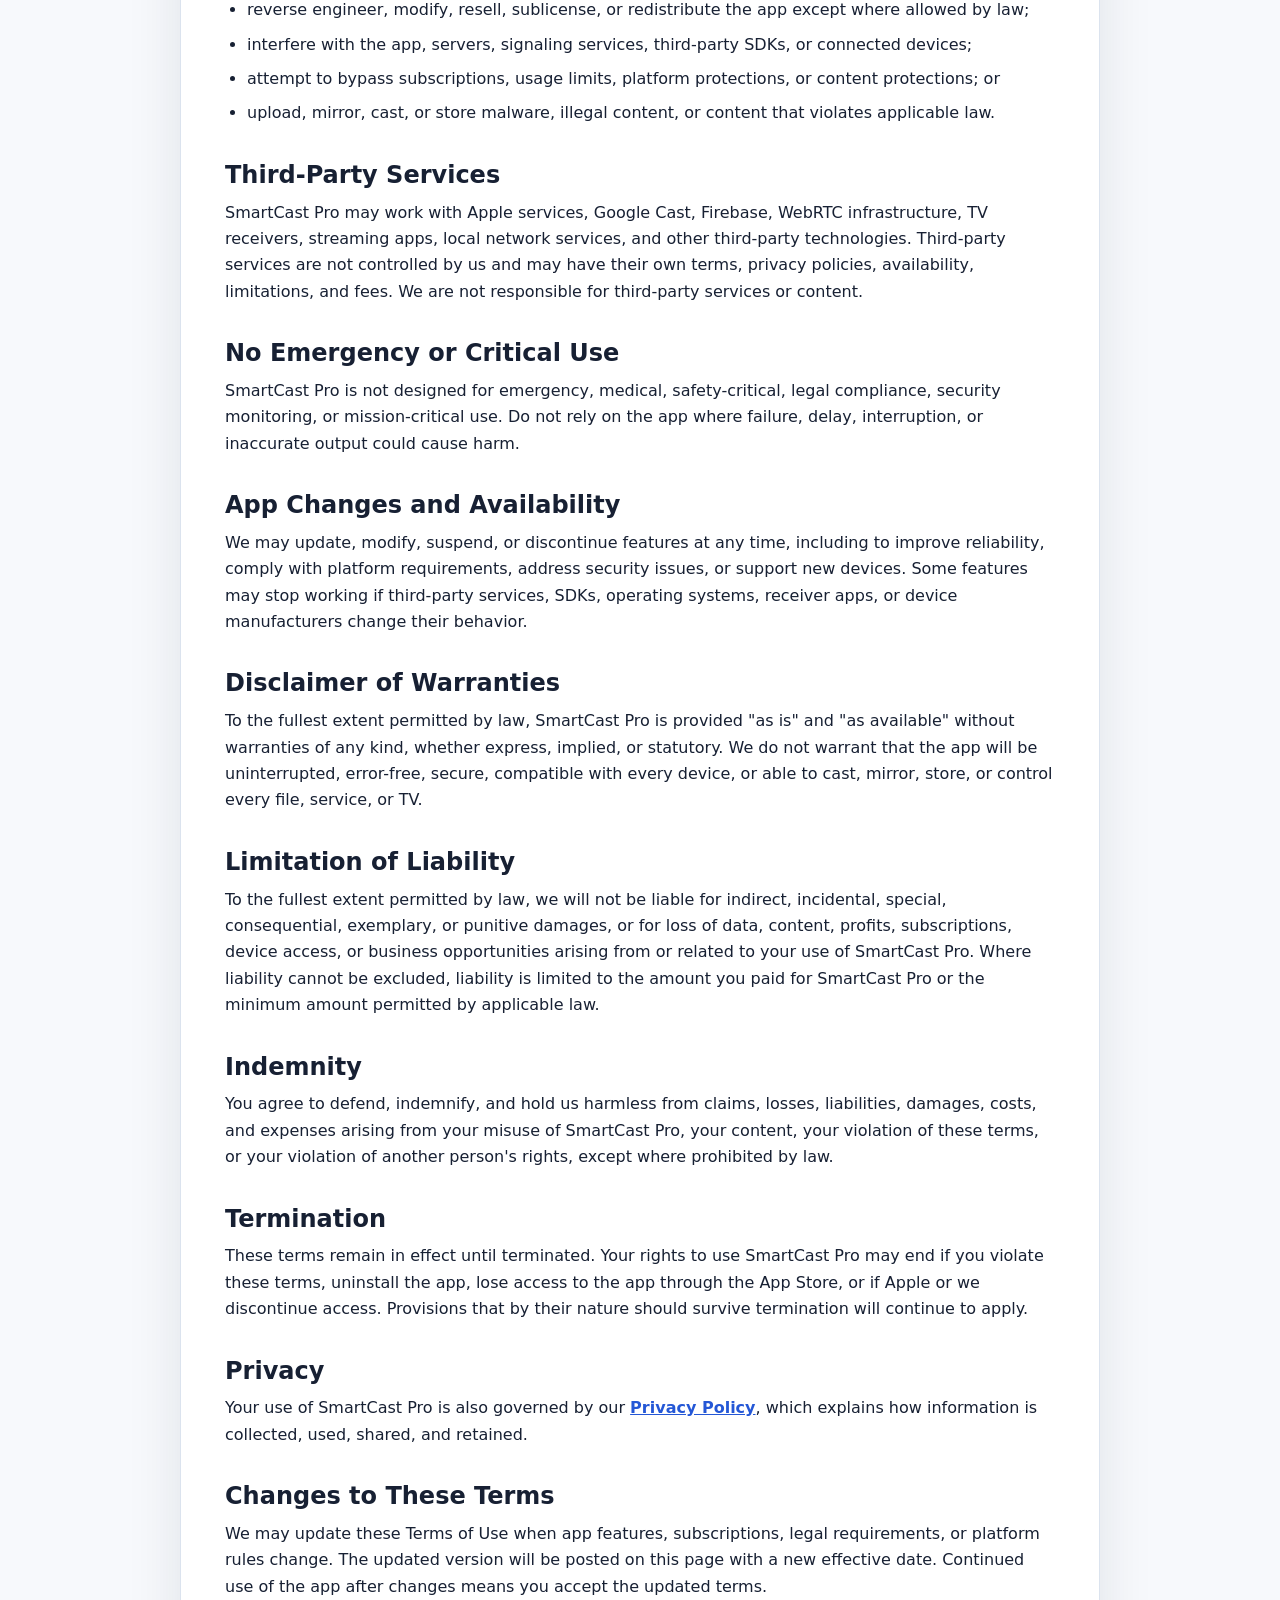
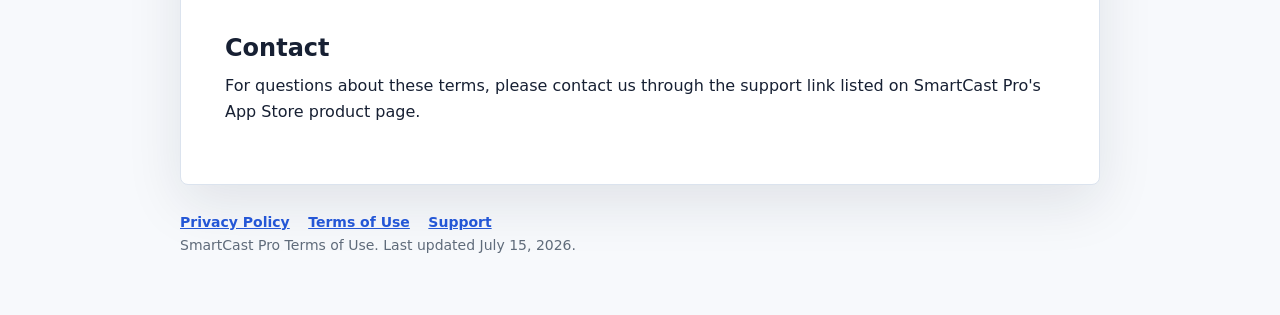
<file: docs/terms-of-use.html>
<!doctype html>
<html lang="en">
<head>
  <meta charset="utf-8">
  <meta name="viewport" content="width=device-width, initial-scale=1">
  <title>SmartCast Pro Terms of Use</title>
  <meta name="description" content="Terms of Use for SmartCast Pro.">
  <style>
    :root {
      color-scheme: light;
      --bg: #f7f9fc;
      --surface: #ffffff;
      --text: #172033;
      --muted: #5f6b7a;
      --line: #dbe3ee;
      --accent: #2457d6;
      --accent-soft: #e8eefc;
      --shadow: 0 18px 55px rgba(23, 32, 51, 0.10);
    }

    * {
      box-sizing: border-box;
    }

    body {
      margin: 0;
      font-family: Inter, ui-sans-serif, system-ui, -apple-system, BlinkMacSystemFont, "Segoe UI", sans-serif;
      background: var(--bg);
      color: var(--text);
      line-height: 1.65;
    }

    header {
      background: #101827;
      color: white;
      padding: 56px 22px 48px;
    }

    .header-inner,
    main,
    footer {
      width: min(920px, calc(100% - 40px));
      margin: 0 auto;
    }

    nav {
      display: flex;
      gap: 16px;
      flex-wrap: wrap;
      margin-bottom: 26px;
    }

    nav a {
      color: #dce6ff;
      text-decoration: none;
      font-size: 14px;
      font-weight: 650;
    }

    .badge {
      display: inline-flex;
      align-items: center;
      padding: 7px 11px;
      border: 1px solid rgba(255, 255, 255, 0.24);
      border-radius: 999px;
      color: #dce6ff;
      font-size: 13px;
      font-weight: 650;
    }

    h1 {
      margin: 22px 0 12px;
      max-width: 760px;
      font-size: clamp(36px, 7vw, 68px);
      line-height: 0.98;
      letter-spacing: 0;
    }

    .lede {
      max-width: 760px;
      margin: 0;
      color: #d7deeb;
      font-size: 18px;
    }

    main {
      margin-top: -28px;
    }

    .terms {
      background: var(--surface);
      border: 1px solid var(--line);
      border-radius: 8px;
      box-shadow: var(--shadow);
      padding: clamp(22px, 4vw, 44px);
    }

    .summary {
      display: grid;
      grid-template-columns: repeat(3, 1fr);
      gap: 12px;
      margin: 0 0 34px;
    }

    .summary div {
      border: 1px solid var(--line);
      border-radius: 8px;
      padding: 14px;
      background: #fbfcff;
    }

    .summary strong {
      display: block;
      color: var(--accent);
      font-size: 13px;
      margin-bottom: 4px;
      text-transform: uppercase;
      letter-spacing: 0.08em;
    }

    .summary span {
      color: var(--muted);
      font-size: 14px;
      line-height: 1.45;
    }

    h2 {
      margin: 34px 0 10px;
      font-size: 24px;
      line-height: 1.2;
      letter-spacing: 0;
    }

    p {
      margin: 0 0 14px;
    }

    ul {
      margin: 0 0 18px;
      padding-left: 22px;
    }

    li {
      margin: 8px 0;
    }

    a {
      color: var(--accent);
      font-weight: 650;
    }

    .callout {
      margin: 24px 0;
      padding: 16px 18px;
      border-left: 4px solid var(--accent);
      background: var(--accent-soft);
      border-radius: 6px;
      color: #18315f;
    }

    footer {
      padding: 26px 0 44px;
      color: var(--muted);
      font-size: 14px;
    }

    footer a {
      margin-right: 14px;
    }

    @media (max-width: 720px) {
      header {
        padding-top: 42px;
      }

      .summary {
        grid-template-columns: 1fr;
      }
    }
  </style>
</head>
<body>
  <header>
    <div class="header-inner">
      <nav aria-label="Legal pages">
        <a href="./">Privacy Policy</a>
        <a href="./terms-of-use.html">Terms of Use</a>
        <a href="./support.html">Support</a>
      </nav>
      <div class="badge">SmartCast Pro</div>
      <h1>Terms of Use</h1>
      <p class="lede">These terms explain the rules for using SmartCast Pro, including casting, remote control, screen mirroring, private vault, notifications, analytics, crash reporting, and subscriptions.</p>
    </div>
  </header>

  <main>
    <article class="terms">
      <section class="summary" aria-label="Terms summary">
        <div>
          <strong>Effective date</strong>
          <span>July 15, 2026</span>
        </div>
        <div>
          <strong>App platform</strong>
          <span>Distributed through Apple's App Store.</span>
        </div>
        <div>
          <strong>Subscriptions</strong>
          <span>Managed through your Apple ID and App Store settings.</span>
        </div>
      </section>

      <p>These Terms of Use apply to SmartCast Pro for iPhone and iPad, including its app extensions, websites, support pages, and related services. By downloading, accessing, or using SmartCast Pro, you agree to these terms. If you do not agree, do not use the app.</p>

      <div class="callout">
        SmartCast Pro is a utility app. You are responsible for using it only with devices, networks, accounts, subscriptions, files, and media that you own or are authorized to access and control.
      </div>

      <h2>Apple Standard EULA</h2>
      <p>SmartCast Pro is licensed, not sold, to you. Unless a separate custom end user license agreement is provided in App Store Connect, Apple's standard Licensed Application End User License Agreement applies to your use of the app. These Terms of Use supplement that agreement and describe additional app-specific rules. If these terms conflict with Apple's required terms for App Store apps, Apple's required terms control where applicable.</p>

      <h2>Eligibility</h2>
      <p>You must be legally able to enter into these terms and use the app in compliance with applicable laws. If you use SmartCast Pro on behalf of another person or organization, you confirm that you have authority to do so.</p>

      <h2>License and Permitted Use</h2>
      <p>Subject to these terms, you may use SmartCast Pro on Apple-branded devices that you own or control, as permitted by the App Store rules and Apple's standard EULA. You may use the app for personal, lawful casting, remote control, screen mirroring, private vault, and media management purposes.</p>

      <h2>Subscriptions and Purchases</h2>
      <p>SmartCast Pro may offer auto-renewable subscriptions, free trials, introductory offers, or other in-app purchases. Prices, durations, trial availability, and included features are shown in the app and on the App Store before purchase.</p>
      <ul>
        <li>Payment is charged to your Apple ID account at confirmation of purchase.</li>
        <li>Auto-renewable subscriptions renew automatically unless cancelled at least 24 hours before the end of the current billing period.</li>
        <li>Your Apple ID account may be charged for renewal within 24 hours before the end of the current billing period.</li>
        <li>You can manage or cancel subscriptions in your Apple ID subscription settings.</li>
        <li>If a free trial is offered, unused trial time may be forfeited when you purchase a subscription, where permitted by Apple.</li>
        <li>Refund requests, billing issues, and cancellation processing are handled by Apple according to Apple's App Store policies.</li>
      </ul>

      <h2>Feature Availability</h2>
      <p>Some features require compatible TVs, receivers, Wi-Fi networks, local network permission, photo library permission, microphone permission, speech recognition permission, notification permission, a working internet connection, Google Cast support, Android TV support, WebRTC support, or active subscriptions. We do not guarantee that every TV, receiver, file type, app, network, or device configuration will work.</p>

      <h2>Casting and Media</h2>
      <p>You are responsible for the photos, videos, audio, files, and other content you select, cast, store, or display using SmartCast Pro. You must not use the app to copy, display, stream, or share content unless you have the legal right to do so. The app does not grant you rights to any third-party content, streaming service, TV app, or media source.</p>

      <h2>Screen Mirroring</h2>
      <p>When you start screen mirroring, content visible on your device screen may be displayed on your selected receiver. You are responsible for stopping mirroring before showing passwords, private messages, financial information, protected content, or any other sensitive information. Some services may restrict or block mirroring because of content protection rules.</p>

      <h2>Remote Control and Device Access</h2>
      <p>SmartCast Pro may send commands to selected TVs and compatible devices, including navigation, volume, app launch, keyboard, voice, and media control commands. You must use these features only with devices you own or are authorized to control. We are not responsible for changes made on a connected TV, receiver, account, app, or third-party service because of commands you send through SmartCast Pro.</p>

      <h2>Private Vault</h2>
      <p>The private vault feature is intended to help organize selected local files inside the app. You are responsible for remembering any passcode or recovery information you configure. SmartCast Pro is not a replacement for secure backup, enterprise data protection, or legal records storage. Deleting the app, resetting the device, changing system settings, or device failure may cause app-local data to become unavailable.</p>

      <h2>Notifications</h2>
      <p>If you allow notifications, SmartCast Pro may send app-related reminders, subscription reminders, feature alerts, or other permitted notifications. You can disable notifications at any time in iOS Settings.</p>

      <h2>Analytics and Crash Reporting</h2>
      <p>SmartCast Pro may use Firebase Analytics and Firebase Crashlytics to understand app usage, measure feature performance, and diagnose crashes. These services are used according to the SmartCast Pro Privacy Policy and applicable provider terms.</p>

      <h2>Prohibited Conduct</h2>
      <p>You agree not to:</p>
      <ul>
        <li>use SmartCast Pro for unlawful, harmful, abusive, or unauthorized purposes;</li>
        <li>control or access devices, receivers, networks, files, or accounts without permission;</li>
        <li>use the app to infringe copyrights, privacy rights, publicity rights, or other rights;</li>
        <li>reverse engineer, modify, resell, sublicense, or redistribute the app except where allowed by law;</li>
        <li>interfere with the app, servers, signaling services, third-party SDKs, or connected devices;</li>
        <li>attempt to bypass subscriptions, usage limits, platform protections, or content protections; or</li>
        <li>upload, mirror, cast, or store malware, illegal content, or content that violates applicable law.</li>
      </ul>

      <h2>Third-Party Services</h2>
      <p>SmartCast Pro may work with Apple services, Google Cast, Firebase, WebRTC infrastructure, TV receivers, streaming apps, local network services, and other third-party technologies. Third-party services are not controlled by us and may have their own terms, privacy policies, availability, limitations, and fees. We are not responsible for third-party services or content.</p>

      <h2>No Emergency or Critical Use</h2>
      <p>SmartCast Pro is not designed for emergency, medical, safety-critical, legal compliance, security monitoring, or mission-critical use. Do not rely on the app where failure, delay, interruption, or inaccurate output could cause harm.</p>

      <h2>App Changes and Availability</h2>
      <p>We may update, modify, suspend, or discontinue features at any time, including to improve reliability, comply with platform requirements, address security issues, or support new devices. Some features may stop working if third-party services, SDKs, operating systems, receiver apps, or device manufacturers change their behavior.</p>

      <h2>Disclaimer of Warranties</h2>
      <p>To the fullest extent permitted by law, SmartCast Pro is provided "as is" and "as available" without warranties of any kind, whether express, implied, or statutory. We do not warrant that the app will be uninterrupted, error-free, secure, compatible with every device, or able to cast, mirror, store, or control every file, service, or TV.</p>

      <h2>Limitation of Liability</h2>
      <p>To the fullest extent permitted by law, we will not be liable for indirect, incidental, special, consequential, exemplary, or punitive damages, or for loss of data, content, profits, subscriptions, device access, or business opportunities arising from or related to your use of SmartCast Pro. Where liability cannot be excluded, liability is limited to the amount you paid for SmartCast Pro or the minimum amount permitted by applicable law.</p>

      <h2>Indemnity</h2>
      <p>You agree to defend, indemnify, and hold us harmless from claims, losses, liabilities, damages, costs, and expenses arising from your misuse of SmartCast Pro, your content, your violation of these terms, or your violation of another person's rights, except where prohibited by law.</p>

      <h2>Termination</h2>
      <p>These terms remain in effect until terminated. Your rights to use SmartCast Pro may end if you violate these terms, uninstall the app, lose access to the app through the App Store, or if Apple or we discontinue access. Provisions that by their nature should survive termination will continue to apply.</p>

      <h2>Privacy</h2>
      <p>Your use of SmartCast Pro is also governed by our <a href="./">Privacy Policy</a>, which explains how information is collected, used, shared, and retained.</p>

      <h2>Changes to These Terms</h2>
      <p>We may update these Terms of Use when app features, subscriptions, legal requirements, or platform rules change. The updated version will be posted on this page with a new effective date. Continued use of the app after changes means you accept the updated terms.</p>

      <h2>Contact</h2>
      <p>For questions about these terms, please contact us through the support link listed on SmartCast Pro's App Store product page.</p>
    </article>
  </main>

  <footer>
    <a href="./">Privacy Policy</a>
    <a href="./terms-of-use.html">Terms of Use</a>
    <a href="./support.html">Support</a>
    <p>SmartCast Pro Terms of Use. Last updated July 15, 2026.</p>
  </footer>
</body>
</html>
</file>
<file: docs/styles.css>
:root {
    color-scheme: light;
    --bg: #f7f9fc;
    --surface: #ffffff;
    --text: #172033;
    --muted: #5f6b7a;
    --line: #dbe3ee;
    --primary: #2457d6;
    --primary-dark: #18315f;
    --shadow: 0 18px 55px rgba(23, 32, 51, 0.10);
}

* {
    box-sizing: border-box;
}

body {
    margin: 0;
    font-family: Inter, ui-sans-serif, system-ui, -apple-system, BlinkMacSystemFont, "Segoe UI", sans-serif;
    color: var(--text);
    background: var(--bg);
    line-height: 1.6;
}

a {
    color: var(--primary);
    text-decoration: none;
}

a:hover {
    text-decoration: underline;
}

.site-header {
    position: sticky;
    top: 0;
    z-index: 5;
    background: rgba(255, 255, 255, 0.92);
    border-bottom: 1px solid var(--line);
    backdrop-filter: blur(14px);
}

.nav {
    width: min(1080px, calc(100% - 32px));
    min-height: 64px;
    margin: 0 auto;
    display: flex;
    align-items: center;
    justify-content: space-between;
    gap: 20px;
}

.brand {
    font-size: 18px;
    font-weight: 800;
    color: var(--text);
}

.nav-links {
    display: flex;
    align-items: center;
    flex-wrap: wrap;
    gap: 16px;
    font-size: 14px;
    font-weight: 650;
}

.nav-links a {
    color: var(--muted);
}

.hero {
    background: linear-gradient(135deg, #101827 0%, #2457d6 58%, #0e9f9a 100%);
    color: #ffffff;
}

.hero-content {
    width: min(1080px, calc(100% - 32px));
    min-height: 420px;
    margin: 0 auto;
    padding: 72px 0;
    display: flex;
    flex-direction: column;
    justify-content: center;
    align-items: flex-start;
}

.eyebrow {
    margin: 0 0 12px;
    color: #cfe8ff;
    font-size: 13px;
    font-weight: 800;
    letter-spacing: 0.08em;
    text-transform: uppercase;
}

h1,
h2,
h3,
p {
    overflow-wrap: anywhere;
}

h1 {
    max-width: 780px;
    margin: 0;
    font-size: clamp(40px, 7vw, 72px);
    line-height: 1;
    letter-spacing: 0;
}

h2 {
    margin: 0;
    font-size: 30px;
    line-height: 1.15;
    letter-spacing: 0;
}

h3 {
    margin: 0 0 10px;
    font-size: 18px;
    line-height: 1.25;
}

.lead {
    max-width: 720px;
    margin: 22px 0 0;
    color: rgba(255, 255, 255, 0.9);
    font-size: 20px;
}

.button {
    display: inline-flex;
    align-items: center;
    min-height: 48px;
    margin-top: 32px;
    padding: 0 22px;
    border-radius: 8px;
    background: #ffffff;
    color: var(--primary-dark);
    font-weight: 800;
}

.section {
    width: min(1080px, calc(100% - 32px));
    margin: 0 auto;
    padding: 64px 0;
    border-bottom: 1px solid var(--line);
}

.section-header {
    max-width: 760px;
    margin-bottom: 28px;
}

.section-header p {
    color: var(--muted);
}

.contact-card {
    display: flex;
    flex-wrap: wrap;
    align-items: center;
    justify-content: space-between;
    gap: 12px;
    padding: 22px;
    border: 1px solid var(--line);
    border-radius: 8px;
    background: var(--surface);
    box-shadow: var(--shadow);
}

.contact-card span {
    color: var(--muted);
    font-weight: 700;
}

.contact-card a {
    font-size: 18px;
    font-weight: 800;
}

.feature-grid {
    display: grid;
    grid-template-columns: repeat(4, 1fr);
    gap: 16px;
}

.feature-grid article {
    min-height: 210px;
    padding: 22px;
    border: 1px solid var(--line);
    border-radius: 8px;
    background: var(--surface);
}

.feature-grid p {
    margin: 0;
    color: var(--muted);
}

.faq-list {
    display: grid;
    gap: 12px;
}

details {
    border: 1px solid var(--line);
    border-radius: 8px;
    background: var(--surface);
}

summary {
    cursor: pointer;
    padding: 18px 20px;
    font-weight: 800;
}

details p {
    margin: 0;
    padding: 0 20px 20px;
    color: var(--muted);
}

.footer {
    width: min(1080px, calc(100% - 32px));
    margin: 0 auto;
    padding: 34px 0 44px;
    color: var(--muted);
    font-size: 14px;
}

.footer p {
    margin: 6px 0;
}

@media (max-width: 860px) {
    .nav {
        align-items: flex-start;
        flex-direction: column;
        justify-content: center;
        padding: 14px 0;
    }

    .hero-content {
        min-height: 360px;
        padding: 56px 0;
    }

    .feature-grid {
        grid-template-columns: 1fr;
    }

    .feature-grid article {
        min-height: auto;
    }
}
</file>
